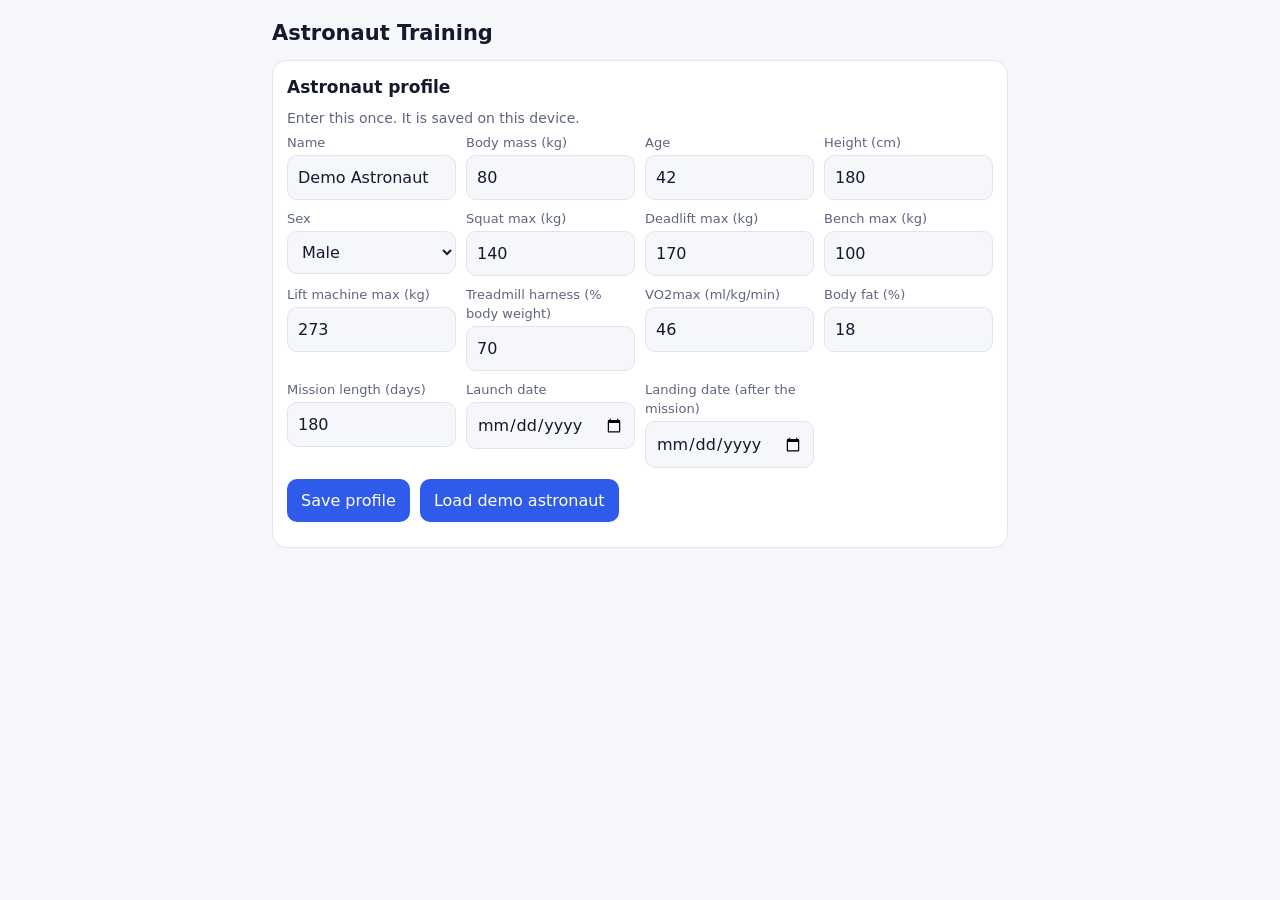
<file: docs/team-sources/astronaut-training-app.html>
<!DOCTYPE html><html lang="en"><head><meta charset="utf-8"><meta name="viewport" content="width=device-width, initial-scale=1, viewport-fit=cover"><title>Astronaut Training</title>
<style>
:root{--bg:#f5f7fb;--card:#fff;--tx:#14192b;--mu:#5d6580;--ac:#2f5bea;--bd:#dfe4f0;--ok:#16875a;--bad:#c2362b;--warn:#b26a00;color-scheme:light}
@media (prefers-color-scheme:dark){:root{--bg:#0e1220;--card:#171d31;--tx:#e8ecf8;--mu:#9aa3c0;--ac:#6f93ff;--bd:#2a3350;--ok:#4cc28f;--bad:#ff7b70;--warn:#f0b35a;color-scheme:dark}}
*{box-sizing:border-box}body{margin:0;background:var(--bg);color:var(--tx);font:16px/1.45 system-ui,-apple-system,Segoe UI,Roboto,sans-serif;padding:12px;max-width:760px;margin:auto}
h1{font-size:21px;margin:6px 0}h2{font-size:17px;margin:0 0 8px}.card{background:var(--card);border:1px solid var(--bd);border-radius:14px;padding:14px;margin:12px 0}
.grid{display:grid;grid-template-columns:repeat(auto-fit,minmax(160px,1fr));gap:10px}label{display:block;font-size:13px;color:var(--mu);margin-bottom:2px}
input,select{width:100%;padding:10px;border:1px solid var(--bd);border-radius:10px;background:var(--bg);color:var(--tx);font:inherit}
button{padding:10px 14px;border:0;border-radius:10px;background:var(--ac);color:#fff;font:inherit;cursor:pointer;margin:3px 4px 3px 0}
button.on{outline:3px solid var(--tx)} button.bad{background:var(--bad)} button.warn{background:var(--warn)} button.bad.on,button.warn.on{outline:3px solid var(--tx)}
.row{display:flex;flex-wrap:wrap;gap:6px;align-items:center;margin:8px 0}.setrow{display:flex;flex-wrap:wrap;align-items:center;gap:4px;margin:6px 0;padding:6px 0;border-top:1px solid var(--bd)}.setrow span{min-width:58px;color:var(--mu)}
.s,.note{color:var(--mu);font-size:14px}.note{margin:6px 0}details{margin:8px 0}summary{cursor:pointer;color:var(--ac);font-weight:600}.form{font-size:15px;padding:6px 0}.form b{display:block;margin-top:6px}
.panel{background:var(--bg);border-radius:12px;padding:10px;margin:8px 0}.chk{display:flex;gap:8px;align-items:center;padding:6px 0;color:var(--tx);font-size:15px}.chk input{width:auto}
.diag{border-left:4px solid var(--ac);padding:8px 10px;margin:6px 0;background:var(--bg);border-radius:8px;font-size:15px}.diag.high{border-color:var(--bad)}.diag.likely{border-color:var(--warn)}.tag{font-size:12px;color:var(--mu)}
.kpi{display:grid;grid-template-columns:repeat(auto-fit,minmax(120px,1fr));gap:8px}.kpi div{background:var(--bg);border-radius:10px;padding:10px}.kpi b{display:block;font-size:20px}
ul{padding-left:20px;margin:4px 0}
.exhead{display:flex;gap:12px;align-items:center;margin-bottom:6px}.emo{font-size:40px;line-height:1}.exname{flex:1}
.fig{width:64px;height:auto;flex:none}.fig .body{fill:var(--bd)}.fig .limb{stroke:var(--bd);stroke-width:12;stroke-linecap:round}.fig .leg{stroke-width:14}
.fig .hl ellipse,.fig .hl rect{fill:var(--ac);opacity:.9}.fig circle.body{fill:var(--bd)}
button{font-size:16px}
</style></head><body><h1>Astronaut Training</h1><div id="app"></div>
<script>
const KEY="astro_v2";
let DB; try{DB=JSON.parse(localStorage.getItem(KEY))}catch(e){}
if(!DB||!DB.a) DB={a:{},cur:""};
function save(){try{localStorage.setItem(KEY,JSON.stringify(DB))}catch(e){}}
const DEF={name:"Demo Astronaut",sex:1,m:80,age:42,h:180,bf:18,vo2:46,sq:140,dl:170,bp:100,ohp:62,row:75,cur:35,max:273,hf:70,days:180,bmd:1.0};
const C={epley:30,eff:.22,ecc:1.33,after:1.06,boneExp:4,earthRef:16589,restKcal:2,actF:1.25,
  Kbig:8,Kupper:6,baseSpin:1.2,overheadMin:13,overheadPer:1.5,ht:208,hf:.7,
  fitsRun:1.8,fitsWalk:1.1,stepsMin:170,plantarK:.2,cycleK:1.8};
const EX={
 sq:{n:"Squat",b:"sq",f:1,d:.55,ax:1,mu:{Quads:1,Glutes:1,Hamstrings:.3,Core:.4,Back:.2},
   rom:"Thighs reach parallel or lower; hip crease passes the top of the knee.",
   setup:"Bar on upper traps (ARED barbell), feet shoulder-width, toes out 15-30 degrees.",
   move:"Brace the core, sit between the hips, drive through the mid-foot back to a tall lockout.",
   watch:["Knees track over the middle toes","Chest up, no forward pitch against the harness","Do not bounce at the bottom"]},
 dl:{n:"Deadlift",b:"dl",f:1,d:.5,ax:1,mu:{Glutes:1,Hamstrings:1,Back:1,Quads:.5,Core:.4},
   rom:"Hip hinge from the floor to full hip and knee lockout.",
   setup:"Bar over mid-foot, shins close to the bar, shoulders just ahead of it.",
   move:"Push the floor away, keep the bar against shins and thighs, finish by squeezing the glutes.",
   watch:["Neutral spine throughout","Do not lean back at the top","Hips and shoulders rise together"]},
 hr:{n:"Seated heel raise (soleus focus)",b:"sq",f:.9,d:.1,ax:1,mu:{Calves:1},
   rom:"Full stretch at the bottom, full plantar-flexion at the top.",
   setup:"Ball of foot on the platform, knees bent to 90 degrees to load the soleus.",
   move:"Press up slowly for 3 s, pause 1 s, lower for 3 s.",
   watch:["Full ankle range, no bouncing","Heels stay in contact with the lever","Keep the knees still"]},
 bp:{n:"Bench press",b:"bp",f:1,d:.4,ax:0,mu:{Chest:1,Shoulders:.5,Arms:.5},
   rom:"Bar to lower chest (elbows about 90 degrees), press to full elbow lockout.",
   setup:"Shoulder blades pinched, feet flat, restraint straps on.",
   move:"Lower under control to lower chest, press to lockout.",
   watch:["Elbows 45-60 degrees from the body","Wrists stacked over elbows","No bounce off the chest"]},
 row:{n:"Bent-over row",b:"bp",f:.75,d:.4,ax:0,mu:{Back:1,Arms:.5,Shoulders:.3},
   rom:"Elbow passes the torso line; shoulder blades fully retracted.",
   setup:"Hinge to about 45 degrees, back flat, knees soft.",
   move:"Pull the bar to the lower ribs, pause 1 s, lower fully.",
   watch:["No momentum from the hips","Elbows close to the body","Shoulders stay down"]},
 ohp:{n:"Overhead press",b:"bp",f:.62,d:.5,ax:1,mu:{Shoulders:1,Arms:.5,Core:.3},
   rom:"Bar from collarbone to full overhead lockout.",
   setup:"Feet hip-width, glutes and ribs tight.",
   move:"Press straight up, head moves through at the top, lock out over mid-foot.",
   watch:["No back arch","Bar path straight","Ribs stay down"]},
 cur:{n:"Biceps curl",b:"bp",f:.35,d:.45,ax:0,mu:{Arms:1},
   rom:"Elbow from full extension to about 145 degrees flexion.",
   setup:"Elbows pinned beside the ribs.",
   move:"Curl up, lower for 4 s.",
   watch:["No swinging","Full extension at the bottom"]}
};
EX.ohp.own="ohp";EX.row.own="row";EX.cur.own="cur";
const LOWER=["sq","dl","hr"];
function segScale(k,p){ const sg=p.seg||{}; if(LOWER.includes(k)) return sg.femur?sg.femur/45:1; return sg.arm?sg.arm/30:1; }
const RUN_FORM=["Harness snug so feet stay planted; load set to your harness %","Upright, mid-foot strike, about 170 steps per minute","Arms relaxed at about 90 degrees, hands off handrails"];
const CYC_FORM=["Seat height so the knee is about 25-35 degrees at the bottom","Smooth circles at 85-95 rpm, straps snug","Relaxed shoulders and neck"];
const IVS=[{n:"4 x (4 min hard + 3 min easy)",seg:[[5,.55],...Array.from({length:4},()=>[[4,.9],[3,.6]]).flat(),[3,.5]]},
           {n:"6 x (2 min hard + 2 min easy)",seg:[[5,.55],...Array.from({length:6},()=>[[2,.92],[2,.6]]).flat(),[3,.5]]},
           {n:"8 x (30 s hard + 60 s easy)",seg:[[5,.55],...Array.from({length:8},()=>[[.5,.95],[1,.6]]).flat(),[3,.5]]}];
const REPS=[[12,.65,90],[8,.75,150],[6,.83,180]];
const BASE_MUS={Quads:[2.2,13],Hamstrings:[1.8,6],Glutes:[1.8,10],Calves:[3,6],Back:[2.2,20],Core:[1.5,8],Chest:[.8,7],Shoulders:[.8,8],Arms:[.6,10]};

function sessionsDone(){ return (DB.a[DB.cur]?.logs||[]).filter(l=>l.type==="session").length; }
function plan(p,n,adj){
  if(p.plan) return planWith(p,n,{...DEFAULT_OPT,...p.plan,pctLift:(adj&&adj.pctLift)||0,heelSets:(adj&&adj.heelSets)||0});
  const R=REPS[n%3], iv=IVS[Math.floor(n/2)%3];
  const lp=R[1]+((adj&&adj.pctLift)||0), hs=4+((adj&&adj.heelSets)||0);
  const A=[{k:"sq",s:4,rp:R[0],pc:lp,rs:R[2],tp:4},{k:"dl",s:4,rp:R[0],pc:lp,rs:R[2],tp:4},
           {k:"hr",s:hs,rp:15,pc:.57,rs:60,tp:6},
           {cardio:"tm",name:"Treadmill intervals",d:iv.n,seg:iv.seg}];
  const B=[{k:"bp",s:4,rp:8,pc:.72,rs:90,tp:4},{k:"row",s:4,rp:8,pc:.75,rs:90,tp:4},
           {k:"ohp",s:3,rp:8,pc:.72,rs:90,tp:4},{k:"cur",s:2,rp:12,pc:.65,rs:60,tp:4},
           {cardio:"tm",name:"Treadmill steady run",d:"30 min continuous at 75% VO2max",seg:[[3,.5],[27,.75]]},
           {cardio:"cy",name:"Cycle ergometer",d:"15 min easy",seg:[[3,.5],[12,.6]]}];
  return {A:calcSession(p,A),B:calcSession(p,B),iv:iv.n,rep:R};
}
function liftCalc(p,e){
  const x=EX[e.k], rm=(x.own&&p[x.own])?p[x.own]:p[x.b]*x.f, effMax=p.max*(p.machineFactor||1), ld=Math.min(effMax,Math.round(e.pc*rm/2.5)*2.5);
  const mx=C.epley*(rm/ld-1), rir=Math.max(0,Math.round(mx-e.rp));
  const dd=x.d*segScale(e.k,p), t=e.s*(e.rp*e.tp+e.rs)/60, wk=ld*9.81*dd*e.rp*e.s*C.ecc;
  const kc=(wk/C.eff/4184+2*p.m*e.s*e.rs/3600)*C.after;
  const bone=x.ax? e.s*e.rp*Math.pow(ld/p.m,C.boneExp):0;
  const mu={}; for(const g in x.mu) mu[g]=x.mu[g]*e.s;
  return {type:"lift",k:e.k,name:x.n,s:e.s,rp:e.rp,pc:e.pc,rs:e.rs,tp:e.tp,rm,ld,rir,t,wk,kc,bone,mu,x};
}
function cardioCalc(p,e){
  const hmax=C.ht-C.hf*p.age; let kc=0,t=0,bone=0,hi=0; const rows=[];
  const harnessFr=p.hf/100;
  for(const [m,pc] of e.seg){
    const vo=pc*p.vo2, k=vo*p.m*m*5/1000, hr=Math.round(hmax*(.64*pc+.37));
    kc+=k; t+=m; if(pc>=.85) hi+=m;
    if(e.cardio==="tm"){
      const sp=(vo-3.5)/(C.plantarK*(.4+.6*harnessFr))*.06, fr=(pc>=.55?C.fitsRun:C.fitsWalk)*harnessFr;
      const b=170*m*Math.pow(fr,4); bone+=b;
      rows.push({m,pc,vo,txt:sp.toFixed(1)+" km/h",hr,k,b});
    } else {
      const w=(vo-7)*p.m/C.cycleK/6.12; rows.push({m,pc,vo,txt:Math.round(w)+" W",hr,k,b:0});
    }
  }
  return {type:"cardio",cardio:e.cardio,name:e.name,d:e.d,t,kc,bone,hi,rows,mu:{}, s:0, rs:0};
}
function calcSession(p,list){
  const items=list.map(e=>e.cardio?cardioCalc(p,e):liftCalc(p,e));
  const ov=C.overheadMin+C.overheadPer*items.length;
  return {items,ov,t:items.reduce((a,i)=>a+i.t,0)+ov,
    kc:items.reduce((a,i)=>a+i.kc,0),bone:items.reduce((a,i)=>a+i.bone,0),
    hi:items.reduce((a,i)=>a+(i.hi||0),0), cm:items.filter(i=>i.type==="cardio").reduce((a,i)=>a+i.t,0)};
}
const EARTH=8000*Math.pow(1.2,4);
function forecastModel(p,A,B,days,rf){
  rf=rf||(p.plan&&p.plan.rf)||3;
  const mo=days/30.4, gl={}; for(const g in BASE_MUS) gl[g]=0;
  for(const s of [A,B]) for(const i of s.items){
    for(const g in i.mu) gl[g]+=rf*i.mu[g];
    if(i.type==="cardio"&&i.cardio==="tm") for(const g of ["Calves","Quads","Glutes","Hamstrings"]) gl[g]+=rf*({Calves:1,Quads:.5,Glutes:.5,Hamstrings:.5})[g]*i.t/10;
  }
  const muscles=[];
  for(const g in BASE_MUS){
    const [b,sh]=BASE_MUS[g], S=gl[g], K=["Chest","Shoulders","Arms"].includes(g)?C.Kupper:C.Kbig;
    const d=-b+(b+C.baseSpin)*S/(S+K); const smm=p.lean?p.lean*.5:p.m*(1-p.bf/100)*.5;
    muscles.push({g,S,b,d,kg:smm*sh/100*d/100,sh,K});
  }
  const sbn=(s,f)=>s.items.filter(f).reduce((a,i)=>a+i.bone,0);
  const run=rf*(sbn(A,i=>i.type==="cardio")+sbn(B,i=>i.type==="cardio"))/7;
  const lift=rf*(sbn(A,i=>i.type==="lift")+sbn(B,i=>i.type==="lift"))/7;
  const heel=rf*sbn(A,i=>i.k==="hr")/7;
  const up=rf*[A,B].reduce((t,s)=>t+s.items.filter(i=>["bp","row","ohp","cur"].includes(i.k)).reduce((a,i)=>a+i.s*i.rp*Math.pow(i.ld/p.m,2),0),0);
  const sites=[["Femoral neck / hip",1.5,(run+lift)/C.earthRef,.4],["Lumbar spine",1.0,(lift+.4*run)/C.earthRef,.4],
               ["Tibia / heel",1.2,(run+rf*heel)/C.earthRef,.4],["Radius / arm",.3,up/250,.5]]
    .map(([n,b,r,k])=>({n,b,r,k,monthly:b/(1+Math.pow(r/k,2))}));
  const hi=rf*A.hi, cw=rf*(A.cm+B.cm), dv=-1.2+.9*Math.min(1,hi/30)+.5*Math.min(1,cw/150);
  const kcalDay=rf*(A.kc+B.kc)/7;
  return {mo,muscles,sites,dv,kcalDay,hi,cw,run,lift,heel,up};
}
function nutritionModel(p,A,B){
  const rmr=10*p.m+6.25*p.h-5*p.age+(p.sex==1?5:-161), b0=rmr*C.actF;
  const rows=[["Session A",A.kc,1.6,5],["Session B",B.kc,1.6,4.5],["Rest day",0,1.4,3.5]].map(([n,ex,pr,cb])=>{
    const k=b0+ex, pg=pr*p.m, cg=cb*p.m, fg=(k-4*pg-4*cg)/9;
    return {n,kcal:k,protein:pg,carbs:cg,fat:fg,water:(35*p.m+650*(n==="Rest day"?0:(n==="Session A"?A.t:B.t)/60))/1000};
  });
  return {rmr,rows};
}
function diagnose(e,ctx){
  const out=[], r=e.reasons||[];
  if(e.status==="fail"){
    if(r.includes("Joint or muscle pain")) out.push(["Stop this exercise today. Pain is a safety signal: report it to your flight surgeon and use the cycle instead.","high"]);
    if(r.includes("Harness or bungee slipped")) out.push(["Re-check harness fit and C-clips before the next set. If it keeps slipping, ask the ground team to inspect the device.","high"]);
    if(ctx.sleep!=null&&ctx.sleep<6.5) out.push([`Sleep was ${ctx.sleep} h (under 6.5 h). Your rule: cut this session's sets by 30%.`,"likely"]);
    if(ctx.food!=null&&ctx.food<80) out.push([`Intake was about ${ctx.food}% of target. Eat a carb snack 1-2 h before lifting and log meals.`,"likely"]);
    if(ctx.sore!=null&&ctx.sore>=7) out.push([`Soreness was ${ctx.sore}/10. Use lighter loads or a 30 min easy cycle.`,"likely"]);
    if(r.includes("Not enough rest")) out.push(["Hold the full rest shown on the card before the next set.","likely"]);
    if(r.includes("Form broke down")) out.push(["Lower the load by 5%, slow the tempo, and keep the back neutral.","likely"]);
    if(r.includes("Tired / low motivation")) out.push(["Fatigue: check sleep and food first; an easier session is fine.","possible"]);
    if(r.includes("Load too heavy")) out.push(["Reduce the load by 5% and rebuild over the next two sessions.","likely"]);
    if(ctx.repeat>=2) out.push([`This exercise has failed ${ctx.repeat} times in 14 days. Reduce the load by 5-10% until it is clean twice.`,"likely"]);
    if(r.includes("Other")||out.length===0) out.push(["No single cause in the logs. Reduce the load by 2.5-5% and recheck next session.","possible"]);
  } else if(e.status==="nofeel"){
    if(r.includes("Harness too loose")) out.push(["Tighten the harness. If you float, the working muscles cannot take the full load.","high"]);
    if(r.includes("Range of motion too short")) out.push(["Use the full range shown on the form card; the stretch and the lockout are where the load works.","likely"]);
    if(r.includes("Tempo too fast")) out.push(["Use the tempo on the card (slow lowering). Most of the load works on the lowering phase.","likely"]);
    if(r.includes("Load too light")) out.push(["If you had 4 or more reps in reserve, add 2.5-5% next session.","likely"]);
    if(r.includes("Wrong muscle working")) out.push(["Re-read the watch-points on the form card and set up again before the next set.","likely"]);
    if(r.includes("Equipment felt wrong")) out.push(["Report the equipment to the ground team before the next session.","high"]);
    if(out.length===0) out.push(["Try one step heavier next time and concentrate on the first cue on the form card.","possible"]);
  }
  return out;
}
const FAIL_REASONS=["Load too heavy","Not enough rest","Poor sleep","Under-fuelled / dehydrated","Joint or muscle pain","Harness or bungee slipped","Form broke down","Tired / low motivation","Other"];
const NOFEEL_REASONS=["Harness too loose","Range of motion too short","Tempo too fast","Load too light","Wrong muscle working","Equipment felt wrong","Other"];

// ---------- v2: adaptive loading, targets, demo, checks ----------
const STD={femNeck:90,hipSpine:95};   // NASA-STD-3001 retained BMD (%)
function measurements(){ return (DB.a[DB.cur]&&DB.a[DB.cur].meas)||[]; }
// Fluid shift: leg volume falls about 12% (2 L) within hours of launch, and body mass falls with
// plasma volume in the first weeks (Moore 1987; Thornton 1975; Frontiers 2017).
// Readings in these windows are monitored closely (early tissue change is real), but mass changes
// in the window are mostly fluid, so they are not used to change the energy target.
const FLUID_DAYS=14;
function dayOf(s){ return Date.parse(s)/864e5; }
function inFluid(date,p){
  p=p||(DB.a[DB.cur]&&DB.a[DB.cur].p)||{};
  const d=dayOf(date);
  if(p.launch && d>=dayOf(p.launch) && d-dayOf(p.launch)<FLUID_DAYS) return true;
  if(p.landing && d>=dayOf(p.landing) && d-dayOf(p.landing)<FLUID_DAYS) return true;
  return false;
}
function dxaPair(p){
  // ISS practice: one DXA before launch (about 90 days) and one 7 to 14 days after landing.
  const m=measurements().filter(x=>x.fn!=null);
  const pre=m.find(x=>p.launch && dayOf(x.date)<dayOf(p.launch));
  const post=m.filter(x=>p.landing && dayOf(x.date)>=dayOf(p.landing)).pop();
  return {pre,post};
}
function calibration(p){
  const {pre,post}=dxaPair(p);
  const out={k:1,n:(pre?1:0)+(post?1:0),measured:null,pred:null,days:0};
  if(!pre||!post) return out;
  const days=dayOf(post.date)-dayOf(pre.date);
  const pl=plan(p,sessionsDone()), fc=forecastModel(p,pl.A,pl.B,p.days);
  const pred=-fc.sites[0].monthly*days/30.4, meas=100*(post.fn-pre.fn)/pre.fn;
  out.days=days; out.measured=meas; out.pred=pred;
  if(pred<-0.05) out.k=Math.min(2,Math.max(.5,meas/pred));
  return out;
}
function adjustments(p){
  const cal=calibration(p), m=measurements(), out={pctLift:0,heelSets:0,notes:[],cal};
  const pl=plan(p,sessionsDone()), fc=forecastModel(p,pl.A,pl.B,p.days);
  const projFN=fc.sites[0].monthly*fc.mo*cal.k, limit=100-STD.femNeck;
  out.projFN=projFN; out.k=cal.k;
  if(projFN>0.7*limit){ out.pctLift=0.025; out.notes.push(`Projected femoral neck loss ${projFN.toFixed(1)}% is above 70% of the ${limit}% limit. Squat and deadlift loads are raised 2.5% this block.`); }
  else out.notes.push(`Projected femoral neck loss ${projFN.toFixed(1)}% is within the ${limit}% limit. No load change.`);
  const h=m.filter(x=>x.heel!=null);
  if(h.length>=2&&h[h.length-1].heel<0.9*h[0].heel){ out.heelSets=1; out.notes.push("Heel-raise reps have fallen more than 10% since the first test. One extra heel-raise set is added. Readings from the first 14 days are included: early change is real."); }
  if(!p.launch) out.notes.push("Enter the launch date. Readings in the first 14 days after launch and landing are excluded because they measure fluid, not tissue.");
  if(cal.n<2) out.notes.push("Calibration needs the pre-flight DXA and the post-flight DXA (7 to 14 days after landing). Until then the model uses its predictions only.");
  else if(cal.measured!=null) out.notes.push(`Measured femoral neck change ${cal.measured.toFixed(1)}% against a predicted ${cal.pred.toFixed(1)}% over the mission (calibration ${cal.k.toFixed(2)}).`);
  return out;
}
function selfTest(p){
  const rows=[]; const add=(n,ok,d)=>rows.push([n,ok,d]);
  let worst=0, minT=1e9, maxT=0, minE=1e9, maxBone=0, maxMu=0;
  for(let n=0;n<6;n++){ const pl=plan(p,n);
    for(const S of [pl.A,pl.B]){ minT=Math.min(minT,S.t); maxT=Math.max(maxT,S.t);
      for(const i of S.items){ if(i.type==="lift"){ worst=Math.max(worst,i.ld-p.max); minE=Math.min(minE,i.kc);} else minE=Math.min(minE,i.kc); } } }
  add("Working loads within machine limit", worst<=0, worst<=0?"all loads at or below "+p.max+" kg":"a load is "+worst.toFixed(1)+" kg over the limit");
  add("Session time within 2 h daily limit", maxT<=120, `session time ${minT.toFixed(0)} to ${maxT.toFixed(0)} min`);
  add("Energy per exercise positive", minE>0, `lowest ${minE.toFixed(1)} kcal`);
  const pl=plan(p,0), fc=forecastModel(p,pl.A,pl.B,p.days);
  fc.sites.forEach(s=>{ maxBone=Math.max(maxBone,s.monthly); });
  add("Bone loss rates between 0 and 3% per month", maxBone<=3, `highest ${maxBone.toFixed(2)}% per month`);
  fc.muscles.forEach(m=>{ maxMu=Math.max(maxMu,Math.abs(m.d)); });
  add("Muscle change within plus or minus 5% per month", maxMu<=5, `largest ${maxMu.toFixed(2)}% per month`);
  const nu=nutritionModel(p,pl.A,pl.B), minProt=Math.min(...nu.rows.map(r=>r.protein))/p.m;
  add("Protein at least 1.2 g per kg on every day type", minProt>=1.2, `lowest ${minProt.toFixed(2)} g/kg`);
  const hr=pl.A.items.find(i=>i.k==="hr");
  add("Heel-raise tempo at least 3 s per rep", !!hr && hr.tp>=3, hr?`${hr.tp} s per rep`:"no heel raise in session A");
  const pass=rows.filter(r=>r[1]).length;
  return {rows,pass,total:rows.length};
}
function loadDemo(){
  const name="Demo Astronaut", p={...DEF,name,launch:null,landing:null}, logs=[];
  const day=k=>new Date(Date.now()-k*864e5).toISOString().slice(0,10);
  for(let i=0;i<6;i++){
    const d=day(12-2*i), sess=i%2?"B":"A", pl=plan(p,i), S=sess==="A"?pl.A:pl.B;
    logs.push({type:"check",n:i,date:d,sleep:i===2?5.5:7.5,food:i===3?75:95,sore:i===2?7:2,weight:+(80-0.1*i-(i<3?0.6:0)).toFixed(1),time:"Morning",hr:[58,59,58,66,67,60][i],dizzy:[0,0,1,2,1,0][i]});
    S.items.filter(x=>x.type==="lift").forEach(x=>{
      for(let s=1;s<=x.s;s++){
        let status="ok", reasons=[], diag=[];
        if(i===2&&x.k==="sq"&&s===4){ status="fail"; reasons=["Poor sleep"]; diag=[["Sleep was 5.5 h (under 6.5 h). Your rule: cut this session's sets by 30%.","likely"]]; }
        if(i===4&&x.k==="hr"&&s===2){ status="nofeel"; reasons=["Range of motion too short"]; diag=[["Use the full range shown on the form card.","likely"]]; }
        logs.push({type:"set",date:d,sess,ex:x.k,set:s,status,reasons,diag,time:"Morning",n:i});
      }
    });
    logs.push({type:"cardio",date:d,sess,ex:"tm",n:i});
    logs.push({type:"session",date:d,sess,kcal:Math.round(S.kc),min:Math.round(S.t),bone:Math.round(S.bone),n:i+1});
  }
  p.screening={answers:Object.fromEntries(SCREEN_Q.map(([id])=>[id,"No"])),signedBy:"Demo sign-off (not a real clearance)",date:day(30)};
  p.timeAvail=120; p.machineFactor=1; p.hrRest=58; p.heelBase=28;
  p.launch=day(13); // demo: launch 13 days ago, so all six sessions sit in the first 14 days (early watch shows)
  DB.a[name]={p,logs,meas:[{date:day(35),fn:0.862,ls:1.067,calf:36.0,heel:28},{date:day(1),fn:0.848,ls:1.052,calf:35.6,heel:25}]};
  DB.cur=name; save(); return name;
}

// ---------- v4: intake, screening gate ----------
const SCREEN_Q=[
 ["heart","Has a doctor ever said you have a heart condition or high blood pressure?"],
 ["chest","Do you have chest pain or pressure during activity or at rest?"],
 ["faint","Have you fainted or nearly fainted, especially on standing?"],
 ["breath","Do you get short of breath at rest or with mild effort?"],
 ["metab","Do you have diabetes, thyroid disease or another metabolic condition?"],
 ["bone","Have you had a fracture in the last 12 months, or been told you have low bone density or osteoporosis?"],
 ["joint","Do you have a joint, back, hip, knee or ankle problem that limits movement?"],
 ["meds","Do you take medicines for blood pressure, the heart, blood thinning, diabetes or bone?"],
 ["surg","Have you had surgery in the last 6 months?"],
 ["preg","Are you pregnant, or could you be?"],
 ["ill","Have you had a fever or a significant illness in the last 7 days?"],
 ["other","Is there any other condition a physician should review before exercise?"]];
function screenStatus(p){
  const sc=p.screening||{}, a=sc.answers||{};
  const answered=SCREEN_Q.every(([id])=>a[id]==="No"||a[id]==="Yes");
  if(!answered) return {code:"incomplete",text:"Screening questions not all answered."};
  if(SCREEN_Q.some(([id])=>a[id]==="Yes")) return {code:"referred",text:"A question was answered Yes. No prescription until a clinician has reviewed the case."};
  if(!sc.signedBy) return {code:"awaiting",text:"All answers are No. Awaiting clinician sign-off before any prescription."};
  return {code:"cleared",text:`Cleared by ${sc.signedBy} on ${sc.date||"unknown date"}.`};
}
function cleared(p){ return screenStatus(p).code==="cleared"; }
const REQUIRED=[["m","Body mass (kg)"],["age","Age"],["h","Height (cm)"],["sex","Sex"],["bf","Body fat (%)"],["vo2","VO2max (ml/kg/min)"],
  ["sq","Squat 1RM (kg)"],["dl","Deadlift 1RM (kg)"],["bp","Bench 1RM (kg)"],["ohp","Overhead press 1RM (kg)"],["row","Row 1RM (kg)"],["cur","Curl 1RM (kg)"],
  ["max","Lift machine maximum (kg)"],["hf","Treadmill harness (% body weight)"],["days","Mission length (days)"]];
function missingIntake(p){ return REQUIRED.filter(([k])=>p[k]==null||p[k]===""||isNaN(p[k])).map(([k,l])=>l); }

// ---------- v5: shortest effective plan ----------
const DEFAULT_OPT={sets:4,heel:4,steady:30,cyc:15,rf:3,pctLift:0,heelSets:0};
function planWith(p,n,o){
  const R=REPS[n%3], iv=o.ivSeg?{n:o.ivName||"Easy intervals",seg:o.ivSeg}:IVS[Math.floor(n/2)%3], lp=R[1]+(o.pctLift||0), sets=o.sets, hs=o.heel+(o.heelSets||0);
  const A=[{k:"sq",s:sets,rp:R[0],pc:lp,rs:R[2],tp:4},{k:"dl",s:sets,rp:R[0],pc:lp,rs:R[2],tp:4},
           {k:"hr",s:hs,rp:15,pc:.57,rs:60,tp:6},{cardio:"tm",name:"Treadmill intervals",d:iv.n,seg:iv.seg}];
  const B=[{k:"bp",s:sets,rp:8,pc:.72,rs:90,tp:4},{k:"row",s:sets,rp:8,pc:.75,rs:90,tp:4},
           {k:"ohp",s:Math.max(2,sets-1),rp:8,pc:.72,rs:90,tp:4},{k:"cur",s:2,rp:12,pc:.65,rs:60,tp:4},
           {cardio:"tm",name:"Treadmill steady run",d:o.steady+" min continuous at 75% VO2max",seg:[[3,.5],[o.steady-3,.75]]}];
  if(o.cyc>0) B.push({cardio:"cy",name:"Cycle ergometer",d:o.cyc+" min easy",seg:[[3,.5],[o.cyc-3,.6]]});
  return {A:calcSession(p,A),B:calcSession(p,B),iv:iv.n,rep:R};
}
function planTargets(p){
  const t=p.targets||{}, a=p.about||{};
  return {femNeck:t.femNeck??10, lumbar:t.lumbar??5, muMin:t.muMin??-0.5, vo2Min:t.vo2Min??0, // defaults are the NASA-STD-3001 limits
          timeAvail:p.timeAvail||a.minPerDay||120, daysPerWeek:a.daysPerWeek||6};
}
function evaluateOpt(p,o){
  const pl=planWith(p,0,o), fc=forecastModel(p,pl.A,pl.B,p.days,o.rf);
  return {o,pl,fc,fn:fc.sites[0].monthly*fc.mo, ls:fc.sites[1].monthly*fc.mo,
          minMu:Math.min(...fc.muscles.map(m=>m.d)), vo2:fc.dv, weekMin:o.rf*(pl.A.t+pl.B.t), sessMax:Math.max(pl.A.t,pl.B.t)};
}
function optimizePlan(p){
  const T=planTargets(p), grid=[];
  const rfs=[2,3].filter(r=>2*r<=T.daysPerWeek);
  for(const sets of [2,3,4]) for(const heel of [3,4]) for(const steady of [20,25,30]) for(const cyc of [0,10,15]) for(const rf of rfs){
    const e=evaluateOpt(p,{...DEFAULT_OPT,sets,heel,steady,cyc,rf});
    e.ok=e.fn<=T.femNeck && e.ls<=T.lumbar && e.minMu>=T.muMin && e.vo2>=T.vo2Min && e.sessMax<=T.timeAvail;
    grid.push(e);
  }
  const feas=grid.filter(e=>e.ok).sort((a,b)=>a.weekMin-b.weekMin||b.minMu-a.minMu);
  return {best:feas[0]||null, feasible:feas.length, total:grid.length, T, rfs};
}

// ---------- ASTRAL daily questionnaire -> workout rules ----------
const QFORMS={
 sleep:{title:"Morning: sleep and recovery",when:"On waking",f:[
   ["hours","Hours you think you slept","num"],["rested","How rested do you feel? (1 to 5)","1-5"],
   ["quality","Sleep quality (1 very poor to 5 excellent)","1-5"],["awakenings","Woke during the night","0|1|2-3|4+"],
   ["fatigueAM","How tired do you feel right now? (1 to 5)","1-5"],["alert","Mentally alert? (1 to 5)","1-5"],
   ["recovered","Do you feel recovered from your last session?","Yes|Partially|No"]]},
 meal:{title:"After a main meal",when:"30 to 45 seconds",f:[
   ["hunger","How hungry before eating? (1 to 5)","1-5"],["eaten","How much did you eat?","0|25|50|75|100"],
   ["fullness","How full after eating? (1 to 5)","1-5"],["satisfied","Satisfied with the meal? (1 to 5)","1-5"],
   ["nausea","Nausea or stomach discomfort","No|Mild|Moderate|Severe"],["fluids","Drank enough fluid with the meal?","Yes|Somewhat|No"]]},
 hydration:{title:"Hydration (morning, afternoon, evening)",when:"Three times a day",f:[
   ["thirst","How thirsty do you feel? (1 to 5)","1-5"],["water","Water drunk today","num"],
   ["dizzy","Headache or dizziness","No|Mild|Moderate|Severe"],["energy","Energy level (1 to 5)","1-5"]]},
 exercise:{title:"After each exercise session",when:"Straight after the session",f:[
   ["completed","Did you complete the planned exercise?","Yes|Partially|No"],["minutes","Minutes exercised","num"],
   ["effort","Effort (1 easy to 10 maximal)","1-10"],["tired","How tired afterwards? (1 to 5)","1-5"],
   ["soreness","Muscle soreness","No|Mild|Moderate|Severe"],["symptoms","Unusual symptoms during exercise","No|Yes"]]},
 wellbeing:{title:"Evening: wellbeing",when:"30 seconds",f:[
   ["mood","Mood today (1 to 5)","1-5"],["stress","Stress (1 to 5)","1-5"],["focus","Focus today (1 to 5)","1-5"],
   ["discomfort","Unusual physical discomfort","No|Yes"],["readiness","Ready for tomorrow? (1 to 5)","1-5"]]}
};
function qField(cat,id,label,kind){
  const nm=`q_${cat}_${id}`;
  if(kind==="num") return `<div><label>${esc(label)}</label><input id="${nm}" type="number" step="any"></div>`;
  if(kind==="1-5") return `<div><label>${esc(label)}</label><select id="${nm}">${[1,2,3,4,5].map(v=>`<option>${v}</option>`).join("")}</select></div>`;
  if(kind==="1-10") return `<div><label>${esc(label)}</label><select id="${nm}">${[1,2,3,4,5,6,7,8,9,10].map(v=>`<option>${v}</option>`).join("")}</select></div>`;
  const opts=kind.split("|");
  return `<div><label>${esc(label)}</label><select id="${nm}">${opts.map(o=>`<option>${esc(o)}</option>`).join("")}</select></div>`;
}
function qCard(cat){
  const f=QFORMS[cat];
  return `<div class="card"><h2>${esc(f.title)}</h2><div class="note">${esc(f.when)}. Decision support only: this is not a diagnosis.</div>
   <div class="grid">${f.f.map(([id,l,k])=>qField(cat,id,l,k)).join("")}</div>
   <div class="row"><button onclick="saveQ('${cat}')">Save</button></div></div>`;
}
function saveQ(cat){
  const f=QFORMS[cat], r={};
  f.f.forEach(([id,l,k])=>{
    const raw=$(`q_${cat}_${id}`).value;
    if(k==="num") r[id]=raw===""?null:+raw;
    else if(k==="1-5"||k==="1-10") r[id]=+raw;
    else if(/^\d+$/.test(raw)) r[id]=+raw;
    else r[id]=raw;
  });
  push({type:"q",cat,date:TODAY(),ts:new Date().toISOString(),n:sessionsDone(),responses:r});
  render();
}
function qLatest(cat){ return logs().filter(l=>l.type==="q"&&l.cat===cat).pop()||null; }
function qLast(cat,k){ return logs().filter(l=>l.type==="q"&&l.cat===cat).slice(-k); }
// Rules, applied in this fixed order. Each can only reduce load or intensity; none increases it.
const QRULES=[
 ["R1 safety","Symptom, discomfort or moderate-to-severe dizziness reported: no lifting today. 30 min easy cycle. Flag to flight surgeon."],
 ["R2 sleep","Sleep under 6.5 h, or rested 2 or less out of 5: sets x 0.7."],
 ["R3 recovery","Last session not recovered (No): sets x 0.7. Partially: one fewer set."],
 ["R4 soreness","Severe soreness after last session: sets x 0.7 and no hard intervals. Moderate: one fewer set."],
 ["R5 nutrition","Two or more of the last three meals eaten at 50% or less: no hard intervals. Flag for nutrition review."],
 ["R6 hydration","Water under 1500 ml today, or dizziness at Mild or above: no hard intervals."],
 ["R7 effort","Last session effort 9 or 10 out of 10: no hard intervals."],
 ["R8 readiness","Readiness 2 or less out of 5 or stress 5 out of 5: one fewer set."],
 ["Floor","Sets never fall below 2. Load is never raised by the questionnaire."]];
function qAdjust(p,base){
  const S=qLatest("sleep")||{}, Sr=S.responses||{}, sl=Sr.hours!=null?Sr.hours:((todayCheck()||{}).sleep), rested=Sr.rested;
  const LE=qLatest("exercise"), Er=(LE&&LE.responses)||{}, W=qLatest("wellbeing"), Wr=(W&&W.responses)||{};
  const M=qLast("meal",3), H=qLatest("hydration"), Hr=(H&&H.responses)||{};
  const out={stop:false,setsF:1,setsD:0,hardIv:true,steps:[],flags:[]};
  const hit=(id,txt)=>out.steps.push({id,txt});
  // R1
  if(Er.symptoms==="Yes"||Wr.discomfort==="Yes"||["Moderate","Severe"].includes(Hr.dizzy)){ out.stop=true; hit("R1","Symptom, discomfort or dizziness reported: no lifting today."); out.flags.push("Report to the flight surgeon before the next session."); }
  // R2
  if((sl!=null&&sl<6.5)||(rested!=null&&rested<=2)){ out.setsF*=0.7; hit("R2",`Sleep ${sl??"?"} h, rested ${rested??"?"}/5: sets reduced 30%.`); }
  // R3
  if(Sr.recovered==="No"){ out.setsF*=0.7; hit("R3","Last session not recovered: sets reduced 30%."); }
  else if(Sr.recovered==="Partially"){ out.setsD+=1; hit("R3","Partly recovered from last session: one fewer set."); }
  // R4
  if(Er.soreness==="Severe"){ out.setsF*=0.7; out.hardIv=false; hit("R4","Severe soreness: sets reduced 30%, no hard intervals."); }
  else if(Er.soreness==="Moderate"){ out.setsD+=1; hit("R4","Moderate soreness: one fewer set."); }
  // R5
  if(M.length===3 && M.filter(m=>m.responses.eaten<=50).length>=2){ out.hardIv=false; hit("R5","Low intake at 2 of the last 3 meals: no hard intervals."); out.flags.push("Nutrition review: repeated low food intake."); }
  // R6
  if((Hr.water!=null&&Hr.water<1500)||["Mild","Moderate","Severe"].includes(Hr.dizzy)){ out.hardIv=false; hit("R6","Low fluid or dizziness: no hard intervals."); }
  // R7
  if(Er.effort>=9 && Sr.recovered!=="Yes"){ out.hardIv=false; hit("R7","Last session effort 9 or more and not fully recovered: no hard intervals."); }
  // R8
  if((Wr.readiness!=null&&Wr.readiness<=2)||Wr.stress===5){ out.setsD+=1; hit("R8","Low readiness or high stress: one fewer set."); }
  out.sets=Math.max(2,Math.ceil(base*out.setsF)-out.setsD);
  return out;
}
const EASY_IV=[[5,.55],[20,.6],[3,.5]];
function todaysSession(p,n,sess){
  const adj=adjustments(p), base0=p.plan?p.plan.sets:4, q=qAdjust(p,base0);
  if(q.stop){
    const S=calcSession(p,[{cardio:"cy",name:"Easy cycle (no lifting today)",d:"30 min easy",seg:[[3,.5],[27,.55]]}]);
    return {S,q,adj};
  }
  const base=p.plan?{...DEFAULT_OPT,...p.plan}:{...DEFAULT_OPT};
  const o={...base,pctLift:adj.pctLift,heelSets:adj.heelSets,sets:q.sets, ivSeg:q.hardIv?null:EASY_IV, ivName:q.hardIv?null:"Easy intervals (questionnaire)"};
  if(!q.hardIv) o.steady=Math.min(o.steady,25);
  const pl=planWith(p,n,o);
  return {S:pl[sess==="A"?"A":"B"],q,adj};
}
function patternCard(p){
  const days=qLast("exercise",14), meals=qLast("meal",40), sleeps=qLast("sleep",14);
  const hits=[];
  // low intake the day after a hard session, with morning fatigue
  days.forEach(e=>{ if(e.responses.effort>=8){ const d=e.date; const nm=meals.filter(m=>m.date>d&&m.responses.eaten<=50); const nf=sleeps.filter(s=>s.date>d&&s.responses.fatigueAM>=4);
     if(nm.length&&nf.length) hits.push(`Effort ${e.responses.effort}/10 on ${e.date}, then low intake and morning tiredness the next day.`); } });
  const shortNights=sleeps.filter(s=>s.responses.hours<6.5).length, lowMeals=meals.filter(m=>m.responses.eaten<=50).length;
  return `<div class="card"><h2>Patterns (last 14 days)</h2>
   <div class="note">Patterns are noticed from your own answers. They suggest things to review; they do not prove a cause.</div>
   <ul><li>Nights under 6.5 h: ${shortNights}. Meals eaten at 50% or less: ${lowMeals}.</li>${hits.length?hits.map(h=>`<li>${esc(h)}</li>`).join(""):"<li>No hard-session-to-low-intake pattern found yet.</li>"}</ul></div>`;
}
function ruleCard(q){
  const fired=q.steps.map(s=>s.id);
  return `<div class="card"><h2>Why today's workout changed</h2>
   ${q.steps.length?`<ol>${q.steps.map(s=>`<li><b>${esc(s.id)}</b> ${esc(s.txt)}</li>`).join("")}</ol>`:`<div class="note">No questionnaire rule applied today. Standard plan.</div>`}
   ${q.flags.length?`<div class="diag high">${q.flags.map(esc).join("<br>")}</div>`:""}
   <details><summary>All rules, in order</summary><ol>${QRULES.map(([id,t])=>`<li><b>${esc(id)}</b> ${esc(t)}${fired.includes(id.split(" ")[0])?" (applied today)":""}</li>`).join("")}</ol></details></div>`;
}

const $=id=>document.getElementById(id);
const TODAY=()=>new Date().toISOString().slice(0,10);
const esc=s=>String(s).replace(/[&<>"]/g,c=>({"&":"&amp;","<":"&lt;",">":"&gt;",'"':"&quot;"}[c]));
let PEND={}; // pending set states this session: key -> {i: {status, panel}}
let CHECK_OPEN=false;

const EMO={sq:"🦵",dl:"🏋️",hr:"🦶",bp:"💪",row:"🚣",ohp:"🙌",cur:"💪"};
const HL={sq:["Quads","Glutes"],dl:["Hamstrings","Back","Glutes"],hr:["Calves"],bp:["Chest","Arms","Shoulders"],row:["Back","Arms"],ohp:["Shoulders","Arms"],cur:["Arms"]};
const SHAPES={Chest:'<ellipse cx="50" cy="58" rx="12" ry="8"/>',Shoulders:'<ellipse cx="35" cy="44" rx="6" ry="6"/><ellipse cx="65" cy="44" rx="6" ry="6"/>',
 Arms:'<ellipse cx="22" cy="80" rx="5" ry="13"/><ellipse cx="78" cy="80" rx="5" ry="13"/>',Core:'<rect x="40" y="68" width="20" height="28" rx="6"/>',
 Back:'<rect x="36" y="40" width="28" height="26" rx="8"/>',Quads:'<ellipse cx="42" cy="138" rx="7" ry="18"/><ellipse cx="58" cy="138" rx="7" ry="18"/>',
 Hamstrings:'<ellipse cx="42" cy="160" rx="6" ry="9"/><ellipse cx="58" cy="160" rx="6" ry="9"/>',Glutes:'<ellipse cx="50" cy="106" rx="14" ry="6"/>',
 Calves:'<ellipse cx="41" cy="176" rx="6" ry="12"/><ellipse cx="59" cy="176" rx="6" ry="12"/>'};
function figure(hl){
  const hi=(hl||[]).map(m=>`<g class="hl">${SHAPES[m]||""}</g>`).join("");
  return `<svg class="fig" viewBox="0 0 100 200" aria-label="Muscles worked: ${(hl||[]).join(", ")}">
   <circle cx="50" cy="18" r="12" class="body"/><path d="M36 36 Q50 30 64 36 L70 100 Q50 108 30 100 Z" class="body"/>
   <line x1="34" y1="40" x2="20" y2="112" class="limb"/><line x1="66" y1="40" x2="80" y2="112" class="limb"/>
   <line x1="42" y1="100" x2="40" y2="186" class="limb leg"/><line x1="58" y1="100" x2="60" y2="186" class="limb leg"/>
   ${hi}</svg>`;
}
function prof(){return DB.a[DB.cur]?DB.a[DB.cur].p:null}
function logs(){return DB.a[DB.cur]?DB.a[DB.cur].logs:[]}
function push(e){ if(!DB.a[DB.cur]) return; DB.a[DB.cur].logs.push(e); save(); }
function todayCheck(){ const n=sessionsDone(); return logs().filter(l=>l.type==="check"&&l.n===n).pop()||null; }
let CHECK_EDIT=false;
function recentCheck(){ return logs().filter(l=>l.type==="check").pop()||null; }
function repeatFails(k){ const cut=Date.now()-14*864e5; return logs().filter(l=>l.type==="set"&&l.ex===k&&l.status==="fail"&&Date.parse(l.date)>=cut).length; }

function renderProfile(){
  const p=prof()||DEF, names=Object.keys(DB.a);
  return `<div class="card"><h2>Astronaut profile</h2>
  <div class="note">Enter this once. It is saved on this device.</div>
  ${names.length?`<div class="row"><label>Switch astronaut</label><select id="pick" onchange="pickProfile(this.value)">${names.map(n=>`<option ${n===DB.cur?"selected":""}>${esc(n)}</option>`).join("")}</select></div>`:""}
  <div class="grid">
   <div><label>Name</label><input id="f_name" value="${esc(p.name)}"></div>
   <div><label>Body mass (kg)</label><input id="f_m" type="number" value="${p.m}"></div>
   <div><label>Age</label><input id="f_age" type="number" value="${p.age}"></div>
   <div><label>Height (cm)</label><input id="f_h" type="number" value="${p.h}"></div>
   <div><label>Sex</label><select id="f_sex"><option value="1" ${p.sex==1?"selected":""}>Male</option><option value="2" ${p.sex==2?"selected":""}>Female</option></select></div>
   <div><label>Squat max (kg)</label><input id="f_sq" type="number" value="${p.sq}"></div>
   <div><label>Deadlift max (kg)</label><input id="f_dl" type="number" value="${p.dl}"></div>
   <div><label>Bench max (kg)</label><input id="f_bp" type="number" value="${p.bp}"></div>
   <div><label>Lift machine max (kg)</label><input id="f_max" type="number" value="${p.max}"></div>
   <div><label>Treadmill harness (% body weight)</label><input id="f_hf" type="number" value="${p.hf}"></div>
   <div><label>VO2max (ml/kg/min)</label><input id="f_vo2" type="number" value="${p.vo2}"></div>
   <div><label>Body fat (%)</label><input id="f_bf" type="number" value="${p.bf}"></div>
   <div><label>Mission length (days)</label><input id="f_days" type="number" value="${p.days}"></div>
   <div><label>Launch date</label><input id="f_launch" type="date" value="${p.launch||""}"></div>
   <div><label>Landing date (after the mission)</label><input id="f_landing" type="date" value="${p.landing||""}"></div>
  </div><div class="row"><button onclick="saveProfile()">Save profile</button><button class="o" onclick="demoNow()">Load demo astronaut</button></div></div>`;
}
function saveProfile(){
  const g=id=>$(id).value, num=id=>+g(id)||0;
  const name=(g("f_name")||"Astronaut").trim();
  const p={name,m:num("f_m"),age:num("f_age"),h:num("f_h"),sex:+g("f_sex"),sq:num("f_sq"),dl:num("f_dl"),bp:num("f_bp"),
    max:num("f_max"),hf:num("f_hf"),vo2:num("f_vo2"),bf:num("f_bf"),days:num("f_days")||180,bmd:DEF.bmd,launch:g("f_launch")||null,landing:g("f_landing")||null};
  const old=DB.a[name]; DB.a[name]={p,logs:old?old.logs:[]}; DB.cur=name; save(); render();
}
function pickProfile(n){ DB.cur=n; save(); PEND={}; render(); }

function checkForm(){
  const c=todayCheck(), p=prof()||DEF, show=!c||CHECK_EDIT;
  return `<div class="card"><h2>Check-in before session ${sessionsDone()+1}</h2>
  ${!show?`<div class="note">Logged: ${c.sleep} h sleep, ${c.food}% of food target, soreness ${c.sore}/10, training ${(c.time||"").toLowerCase()}. <button onclick="CHECK_EDIT=true;render()">Update check-in</button></div>`:
  `<div class="grid">
    <div><label>Hours slept last night</label><input id="c_sleep" type="number" step="0.5" value="7.5"></div>
    <div><label>Food eaten vs target (%)</label><input id="c_food" type="number" value="100"></div>
    <div><label>Soreness (0 none to 10 severe)</label><input id="c_sore" type="number" min="0" max="10" value="2"></div>
    <div><label>Body mass this morning (kg, optional)</label><input id="c_w" type="number" step="0.1" placeholder="${p.m}"></div>
    <div><label>Resting heart rate this morning (bpm)</label><input id="c_hr" type="number" placeholder="optional"></div>
    <div><label>Dizzy when standing (0 none to 3 faint)</label><input id="c_dz" type="number" min="0" max="3" value="0"></div>
    <div><label>When you train today</label><select id="c_time"><option>Morning</option><option>Afternoon</option><option>Evening</option></select></div>
   </div><div class="row"><button onclick="saveCheck()">Save check-in</button></div>`}</div>`;
}
function saveCheck(){
  CHECK_EDIT=false; push({type:"check",n:sessionsDone(),date:TODAY(),sleep:+$("c_sleep").value,food:+$("c_food").value,sore:+$("c_sore").value,weight:+$("c_w").value||null,time:$("c_time").value,hr:+$("c_hr").value||null,dizzy:+$("c_dz").value||0});
  render();
}
function todaysPlan(p){
  const n=sessionsDone(), sess=n%2===0?"A":"B";
  const r=todaysSession(p,n,sess);
  return {n,sess,S:r.S,reduce:false,rep:(REPS[n%3]),iv:(IVS[Math.floor(n/2)%3]||{}).n,adj:r.adj,q:r.q};
}
function formPanel(x){
  return `<details><summary>Form: ${esc(x.n)}</summary><div class="form">
   <b>Setup</b><div>${esc(x.setup)}</div><b>Movement</b><div>${esc(x.move)}</div>
   <b>Range of motion</b><div>${esc(x.rom)}</div><b>Watch</b><ul>${x.watch.map(w=>`<li>${esc(w)}</li>`).join("")}</ul></div></details>`;
}
function fromLogs(key){
  const [sess,k]=key.split(":"), n=sessionsDone(), out={};
  logs().forEach(l=>{ if(l.type==="set"&&l.n===n&&l.sess===sess&&l.ex===k) out[l.set]={status:l.status,diag:l.diag||[]}; });
  return out;
}
function liftCard(p,e,key,reduce){
  const x=EX[e.k], s=reduce?Math.ceil(e.s*.7):e.s;
  const st={...fromLogs(key),...(PEND[key]||{})};
  let sets="";
  for(let i=1;i<=s;i++){
    const cur=st[i]||{};
    const done=cur.status==="ok", bad=cur.status==="fail"||cur.status==="nofeel";
    sets+=`<div class="setrow"><span>Set ${i}</span>
      <button class="${done?"on":""}" onclick="setOK('${key}',${i})">✅ Felt right</button>
      <button class="bad ${cur.status==="fail"?"on":""}" onclick="setPanel('${key}',${i},'fail')">❌ Failed</button>
      <button class="warn ${cur.status==="nofeel"?"on":""}" onclick="setPanel('${key}',${i},'nofeel')">🤔 Didn't feel it</button></div>`;
    if(cur.panel){
      const list=cur.panel==="fail"?FAIL_REASONS:NOFEEL_REASONS;
      sets+=`<div class="panel"><b>${cur.panel==="fail"?"What went wrong?":"Why didn't you feel it?"}</b>
        ${list.map((r,j)=>`<label class="chk"><input type="checkbox" id="r_${key}_${i}_${j}"> ${esc(r)}</label>`).join("")}
        <div class="row"><button onclick="saveSetReason('${key}',${i},${JSON.stringify(list).replace(/"/g,"&quot;")})">Save and get advice</button></div>
        ${cur.diag?cur.diag.map(d=>`<div class="diag ${d[1]}">${esc(d[0])} <span class="tag">${d[1]}</span></div>`).join(""):""}</div>`;
    } else if(cur.diag){
      sets+=cur.diag.map(d=>`<div class="diag ${d[1]}">${esc(d[0])} <span class="tag">${d[1]}</span></div>`).join("");
    }
  }
  return `<div class="card"><div class="exhead"><div class="emo">${EMO[e.k]||"💪"}</div>${figure(HL[e.k])}<div class="exname"><b>${esc(x.n)}</b><div class="s">Works: ${(HL[e.k]||[]).join(", ")}</div></div></div><div class="ex">
    <div class="s">${s} x ${e.rp} reps at <b>${e.ld} kg</b> · rest ${e.rs} s · ${e.tp} s per rep</div>
    <div class="s">Reps in reserve target: about ${e.rir}</div></div>
    ${formPanel(x)}${sets}</div>`;
}
function setOK(key,i){
  PEND[key]=PEND[key]||{}; PEND[key][i]={status:"ok"};
  const [sess,k]=key.split(":"); push({type:"set",date:TODAY(),sess,ex:k,set:i,status:"ok",time:todayCheck()?.time||null,n:sessionsDone()}); render();
}
function setPanel(key,i,kind){
  PEND[key]=PEND[key]||{}; PEND[key][i]={status:kind,panel:kind}; render();
}
function saveSetReason(key,i,list){
  const reasons=list.filter((r,j)=>$(`r_${key}_${i}_${j}`)?.checked);
  const [sess,k]=key.split(":"); const cur=PEND[key][i]; const kind=cur.panel;
  const c=recentCheck()||{};
  const diag=diagnose({status:kind,reasons},{sleep:c.sleep,food:c.food,sore:c.sore,repeat:repeatFails(k)+(kind==="fail"?1:0)});
  push({type:"set",date:TODAY(),sess,ex:k,set:i,status:kind,reasons,diag,time:todayCheck()?.time||null,n:sessionsDone()});
  PEND[key][i]={status:kind,diag};
  render();
}
function cardioCard(e,key){
  const [sess,k]=key.split(":");
  const done=PEND[key]?.done||logs().some(l=>l.type==="cardio"&&l.n===sessionsDone()&&l.sess===sess&&l.ex===k);
  const form=e.cardio==="tm"?RUN_FORM:CYC_FORM;
  return `<div class="card"><div class="exhead"><div class="emo">${e.cardio==="tm"?"🏃":"🚴"}</div><div class="exname"><b>${esc(e.name)}</b><div class="s">${e.cardio==="tm"?"Works: heart, legs, calves":"Works: heart, legs"}</div></div></div><div class="s">${esc(e.d)} · ${Math.round(e.t)} min · about ${Math.round(e.kc)} kcal</div>
  <details><summary>Form</summary><ul>${form.map(f=>`<li>${esc(f)}</li>`).join("")}</ul></details>
  <div class="row"><button class="${done?"on":""}" onclick="cardioDone('${key}')">${done?"Done":"Mark done"}</button></div></div>`;
}
function cardioDone(key){ PEND[key]={done:true}; const [sess,k]=key.split(":"); push({type:"cardio",date:TODAY(),sess,ex:k,n:sessionsDone()}); render(); }
function finishSession(sess,S){
  push({type:"session",date:TODAY(),sess,kcal:Math.round(S.kc),min:Math.round(S.t),bone:Math.round(S.bone),n:sessionsDone()+1});
  PEND={}; render();
}
function summary(){
  const L=logs(), ss=L.filter(l=>l.type==="session"), sets=L.filter(l=>l.type==="set");
  const f=sets.filter(l=>l.status==="fail").length, nf=sets.filter(l=>l.status==="nofeel").length;
  const kc=ss.reduce((a,l)=>a+l.kcal,0), min=ss.reduce((a,l)=>a+l.min,0);
  return `<div class="card"><h2>Your progress</h2><div class="kpi">
   <div><b>${ss.length}</b>sessions</div><div><b>${Math.round(min/60*10)/10} h</b>trained</div><div><b>${kc}</b>kcal burned</div>
   <div><b>${sets.length?Math.round(100*(sets.length-f-nf)/sets.length):"-"}%</b>sets felt right</div></div>
   <div class="note">Use the scientist version to see the full prediction model and the failure analysis.</div></div>`;
}

function targetsCard(p){
  const L=logs(), checks=L.filter(l=>l.type==="check"), sets=L.filter(l=>l.type==="set");
  const cut=Date.now()-14*864e5, inWin=d=>Date.parse(d)>=cut;
  const recent=checks.filter(c=>inWin(c.date));
  const avg=(a,f)=>a.length?a.reduce((s,x)=>s+x[f],0)/a.length:null;
  const sleepAvg=avg(recent.filter(c=>c.sleep!=null),"sleep");
  const foodAvg=avg(recent.filter(c=>c.food!=null),"food");
  const pl=plan(p,sessionsDone()), nu=nutritionModel(p,pl.A,pl.B);
  const notes=[]; let adj=0;
  // energy from mass trend
  const w=recent.filter(c=>c.weight&&!inFluid(c.date,p)).sort((a,b)=>a.date<b.date?-1:1); // fluid-window mass is monitored, not used for energy
  if(w.length>=2){
    const weeks=Math.max(1/7,(Date.parse(w[w.length-1].date)-Date.parse(w[0].date))/(7*864e5));
    const pct=100*((w[w.length-1].weight-w[0].weight)/weeks)/p.m;
    if(weeks>=1&&pct<-1){adj+=300;notes.push(`Body mass is falling ${Math.abs(pct).toFixed(1)}% a week. Energy target raised by about 300 kcal a day.`);}
    else if(weeks>=1&&pct>.5){adj-=300;notes.push(`Body mass is rising ${pct.toFixed(1)}% a week. Energy target lowered by about 300 kcal a day unless a gain is planned.`);}
    else notes.push(`Body mass changes ${pct.toFixed(1)}% a week, within the target range. No energy change.`);
  } else notes.push("Log your morning body mass on at least two days (about a week apart) and the energy target will adjust to your trend.");
  if(foodAvg!=null&&foodAvg<80) notes.push(`You eat about ${Math.round(foodAvg)}% of the target. Eat the planned amount first: that is the biggest lever before changing the numbers.`);
  if(sleepAvg!=null&&sleepAvg<7) notes.push(`You average ${sleepAvg.toFixed(1)} h of sleep. Aim for 7 to 9 h: go to bed 30 minutes earlier for a week and watch the failure rate.`);
  // sleep vs failures
  const sleepBy={}; recent.forEach(c=>{if(c.sleep!=null)sleepBy[c.date]=c.sleep;});
  const sSets=sets.filter(x=>inWin(x.date));
  const rate=a=>a.length?a.filter(x=>x.status!=="ok").length/a.length:null;
  const short=rate(sSets.filter(x=>sleepBy[x.date]!=null&&sleepBy[x.date]<6.5));
  const good=rate(sSets.filter(x=>sleepBy[x.date]!=null&&sleepBy[x.date]>=7));
  if(short!=null&&good!=null&&sSets.length>=10) notes.push(`Sets after nights under 6.5 h were not right ${Math.round(short*100)}% of the time, against ${Math.round(good*100)}% after 7 h or more.`);
  // time of day
  const groups={};
  sSets.filter(x=>x.time).forEach(x=>{(groups[x.time]=groups[x.time]||[]).push(x);});
  const tr=Object.entries(groups).filter(([k,v])=>v.length>=10).map(([k,v])=>[k,rate(v)]);
  if(tr.length>=2){
    const best=[...tr].sort((a,b)=>a[1]-b[1])[0], worst=[...tr].sort((a,b)=>b[1]-a[1])[0];
    notes.push(`Best time for you is ${best[0].toLowerCase()} (${Math.round(best[1]*100)}% of sets not right), against ${worst[0].toLowerCase()} (${Math.round(worst[1]*100)}%). Try moving your lifting to the ${best[0].toLowerCase()}.`);
  } else notes.push("Session time: log a check-in with 'When you train' set for at least two different times, with about 10 sets each, and the app will compare them.");
  const row=(n,r,k)=>{const kc=r.kcal+adj, P=r.protein, C2=r.carbs, F=(kc-4*P-4*C2)/9; return `<tr><td>${n}</td><td>${Math.round(kc)}</td><td>${Math.round(P)} g</td><td>${Math.round(C2)} g</td><td>${Math.round(F)} g</td><td>${r.water.toFixed(1)} L</td></tr>`;};
  const basis=`${recent.length} check-ins and ${sSets.length} sets in the last 14 days`;
  return `<div class="card"><h2>Your targets</h2><div class="note">Based on ${basis}. Targets are estimates: confirm any change with the flight surgeon or dietitian.</div>
   <div class="w"><table><tr><th>Day</th><th>Energy kcal</th><th>Protein</th><th>Carbs</th><th>Fat</th><th>Water</th></tr>
   ${row("Session A (legs)",nu.rows[0])}${row("Session B (upper body)",nu.rows[1])}${row("Rest day",nu.rows[2])}</table></div>
   <h3>What to change</h3><ul>${notes.map(n=>`<li>${esc(n)}</li>`).join("")}</ul></div>`;
}


function measureCard(){
  const m=measurements().slice(-4);
  return `<div class="card"><h2>Measurements</h2><div class="note">DXA is done twice per mission at NASA: about 90 days before launch and 7 to 14 days after landing. There is no DXA in orbit, so in-flight checks use heel raises and calf measurements. Calf and mass readings in the first 14 days after launch or landing are flagged as fluid and left out of trends.</div>
   <div class="grid">
    <div><label>Femoral neck BMD (g/cm²)</label><input id="m_fn" type="number" step="0.001"></div>
    <div><label>Lumbar spine BMD (g/cm²)</label><input id="m_ls" type="number" step="0.001"></div>
    <div><label>Calf circumference (cm)</label><input id="m_calf" type="number" step="0.1"></div>
    <div><label>Heel raises to failure (reps)</label><input id="m_heel" type="number"></div></div>
   <div class="row"><button onclick="saveMeasure()">Save measurement</button></div>
   ${m.length?`<div class="w"><table><tr><th>Date</th><th>Femoral neck</th><th>Lumbar</th><th>Calf</th><th>Heel reps</th></tr>${m.map(x=>`<tr><td>${x.date}</td><td>${x.fn??"-"}</td><td>${x.ls??"-"}</td><td>${x.calf??"-"}</td><td>${x.heel??"-"}</td></tr>`).join("")}</table></div>`:""}</div>`;
}
function saveMeasure(){
  const v=id=>{const x=$(id).value; return x===""?null:+x;};
  const r={date:TODAY(),fn:v("m_fn"),ls:v("m_ls"),calf:v("m_calf"),heel:v("m_heel")};
  if(r.fn==null&&r.ls==null&&r.calf==null&&r.heel==null) return;
  const z=DB.a[DB.cur]; z.meas=z.meas||[]; z.meas.push(r); save(); render();
}
function goalsCard(p){
  const adj=adjustments(p), pl=plan(p,sessionsDone(),adj), wkH=(p.plan?p.plan.rf:3)*(pl.A.t+pl.B.t)/60;
  const h=measurements().filter(x=>x.heel!=null);
  const heelTxt=h.length>=2?`${h[0].heel} to ${h[h.length-1].heel} reps`:"not measured yet";
  const lim=100-STD.femNeck;
  return `<div class="card"><h2>Your goals</h2><div class="note">NASA-STD-3001 asks you to keep 90% of femoral neck and 95% of hip and spine bone density.</div>
   <div class="kpi"><div><b>${adj.projFN.toFixed(1)}%</b>projected femoral neck loss (limit ${lim}%)</div>
   <div><b>${wkH.toFixed(1)} h</b>exercise per week (standard care 9 to 10 h; Sprint about 6 h)</div>
   <div><b>${heelTxt}</b>heel-raise reps</div><div><b>${adj.k.toFixed(2)}</b>model calibration (1 = on prediction)</div></div>
   <ul>${adj.notes.map(n=>`<li>${esc(n)}</li>`).join("")}</ul></div>`;
}
function importCard(){
  return `<div class="card"><h2>Import a device log (CSV)</h2><div class="note">Columns: date (YYYY-MM-DD), exercise (sq, dl, hr, bp, row, ohp, cur), set, reps, load_kg. Bad lines are rejected and listed. Missing set numbers are reported as possible dropouts.</div>
   <textarea id="imp" rows="4" style="width:100%" placeholder="date,exercise,set,reps,load_kg"></textarea>
   <div class="row"><button onclick="importCSV()">Import</button></div><div class="note" id="impmsg"></div></div>`;
}
function importCSV(){
  const txt=$("imp").value.trim(), p=prof();
  const lines=txt.split(/\r?\n/).filter(l=>l.trim());
  if(!lines.length){ $("impmsg").textContent="Paste a CSV first."; return; }
  const head=lines[0].split(",").map(x=>x.trim().toLowerCase()), need=["date","exercise","set","reps","load_kg"];
  if(!need.every(k=>head.includes(k))){ $("impmsg").textContent="Header must contain: date, exercise, set, reps, load_kg"; return; }
  const ix=Object.fromEntries(need.map(k=>[k,head.indexOf(k)])), rows=[], bad=[];
  lines.slice(1).forEach((l,i)=>{
    const c=l.split(",").map(x=>x.trim()), ln=i+2;
    const d=c[ix.date], ex=c[ix.exercise], set=+c[ix.set], reps=+c[ix.reps], load=+c[ix.load_kg];
    if(!/^\d{4}-\d{2}-\d{2}$/.test(d)) return void bad.push(`line ${ln}: date must be YYYY-MM-DD`);
    if(!EX[ex]) return void bad.push(`line ${ln}: unknown exercise "${esc(ex)}"`);
    if(!(set>=1)) return void bad.push(`line ${ln}: set must be 1 or more`);
    if(!(reps>=1&&reps<=30)) return void bad.push(`line ${ln}: reps must be 1 to 30`);
    if(!(load>0&&load<=p.max)) return void bad.push(`line ${ln}: load ${load} kg is outside 0 to ${p.max} kg`);
    rows.push({d,ex,set,reps,load});
  });
  const groups={}; rows.forEach(r=>{ const k=r.d+" "+r.ex; (groups[k]=groups[k]||[]).push(r.set); });
  const gaps=[]; Object.entries(groups).forEach(([k,v])=>{ const mx=Math.max(...v); for(let j=1;j<=mx;j++) if(!v.includes(j)) gaps.push(`${k}: set ${j} missing (possible dropout)`); });
  rows.forEach(r=>push({type:"set",date:r.d,sess:"device",ex:r.ex,set:r.set,status:"ok",reps:r.reps,load:r.load,source:"device",n:sessionsDone()}));
  $("impmsg").innerHTML=`Imported ${rows.length} sets. Rejected ${bad.length}.`+(bad.length?"<br>"+bad.map(esc).join("<br>"):"")+(gaps.length?"<br>Gaps: "+gaps.map(esc).join("<br>"):"");
}
function demoNow(){ loadDemo(); render(); }


function earlyCard(p){
  const L=logs().filter(l=>l.type==="check");
  const win=L.filter(c=>inFluid(c.date,p));
  if(!win.length && !inFluid(TODAY(),p)) return "";
  const pre=L.filter(c=>!inFluid(c.date,p)&&c.hr!=null).slice(-7).map(c=>c.hr).sort((a,b)=>a-b);
  const base=pre.length?pre[Math.floor(pre.length/2)]:(win.filter(c=>c.hr!=null).slice(0,3).map(c=>c.hr).sort((a,b)=>a-b)[1]||null);
  const alerts=[]; const hr=win.filter(c=>c.hr!=null);
  let hrHit=false; for(let i=1;base&&i<hr.length;i++){ if(hr[i-1].hr>=base+7&&hr[i].hr>=base+7) hrHit=true; }
  if(hrHit) alerts.push(`Resting heart rate was 7 bpm or more above your baseline (${base} bpm) on two checks in a row. Switch to 30 min easy cycling and tell the flight surgeon.`);
  const last=win[win.length-1], recent3=win.slice(-3);
  if(recent3.some(c=>c.dizzy>=2)) alerts.push("Dizziness on standing (2 or more) in the last three checks. Sit before standing, and report it to the flight surgeon.");
  if(win.length>=4){ const w=win.filter(c=>c.weight); if(w.length>=2){ const f=w[0].weight,l=w[w.length-1].weight; if((f-l)/f>=0.02) alerts.push(`Body mass is down ${(100*(f-l)/f).toFixed(1)}% since launch. Mostly fluid early on: log intake, do not change the energy target for this.`); } }
  if(last&&last.food<80) alerts.push(`Food eaten is about ${last.food}% of target. Eat the planned amount: early intake sets how well tissue is protected.`);
  return `<div class="card"><h2>Early mission watch (first 14 days)</h2>
   <div class="note">Early change is real: muscle fibres and strength start to change within days, and fluid shifts the body's numbers in the first hours. Every reading is kept and shown here.</div>
   ${alerts.length?`<div class="diag high">${alerts.map(esc).join("<br>")}</div>`:`<div class="note">No alerts today.</div>`}
   <div class="w"><table><tr><th>Date</th><th>Day</th><th>Mass kg</th><th>Resting HR</th><th>Dizzy</th><th>Sleep h</th><th>Food %</th><th>Soreness</th></tr>
   ${win.map(c=>`<tr><td>${c.date}</td><td>${Math.round(dayOf(c.date)-dayOf(p.launch||c.date))}</td><td>${c.weight??"-"}</td><td>${c.hr??"-"}</td><td>${c.dizzy??"-"}</td><td>${c.sleep??"-"}</td><td>${c.food??"-"}</td><td>${c.sore??"-"}</td></tr>`).join("")}</table></div>
   <div class="note">Baseline resting HR ${base??"not yet known"}. Launch date ${esc(p.launch||"not set")}.</div></div>`;
}


function aboutCard(p){
  const x=p.about||{};
  const sel=(id,opts,v)=>`<select id="${id}">${opts.map(([val,t])=>`<option value="${val}" ${String(v)===String(val)?"selected":""}>${t}</option>`).join("")}</select>`;
  return `<div class="card"><h2>About you</h2><div class="note">Answer these so the plan fits your day. Your scientist sets the bone and muscle targets; these answers set the time and the shape of the plan.</div>
   <div class="grid">
    <div><label>Minutes you can train per day</label><input id="ab_min" type="number" value="${x.minPerDay||p.timeAvail||120}"></div>
    <div><label>Days per week you can train</label>${sel("ab_days",[[4,"4"],[5,"5"],[6,"6"]],x.daysPerWeek||6)}</div>
    <div><label>Best time of day to train</label>${sel("ab_hour",[["morning","Morning"],["afternoon","Afternoon"],["evening","Evening"]],x.hour||"morning")}</div>
    <div><label>Cardio you prefer</label>${sel("ab_cardio",[["both","Treadmill and cycle"],["tm","Treadmill only"],["cy","Cycle only"]],x.cardio||"both")}</div>
    <div><label>Usual bedtime</label><input id="ab_bed" type="time" value="${x.bed||"22:30"}"></div>
    <div><label>Usual wake time</label><input id="ab_wake" type="time" value="${x.wake||"06:30"}"></div>
    <div><label>Sleep you aim for (hours)</label><input id="ab_sleep" type="number" step="0.5" value="${x.sleepGoal||8}"></div>
    <div><label>Pain or stiffness now (where, or leave blank)</label><input id="ab_pain" value="${esc(x.pain||"")}"></div>
   </div><div class="row"><button onclick="saveAbout()">Save my answers</button></div></div>`;
}
function saveAbout(){
  const p=prof(), v=id=>$(id).value;
  p.about={minPerDay:+v("ab_min")||120,daysPerWeek:+v("ab_days")||6,hour:v("ab_hour"),cardio:v("ab_cardio"),bed:v("ab_bed"),wake:v("ab_wake"),sleepGoal:+v("ab_sleep")||8,pain:v("ab_pain").trim()};
  p.timeAvail=p.about.minPerDay; save(); render();
}
function planCard(p){
  if(!p.plan) return `<div class="card"><h2>Your plan</h2><div class="note">Standard six-day plan. Your scientist can search for the shortest effective plan in the intake tab.</div></div>`;
  return `<div class="card"><h2>Your plan</h2><div class="note">Shortest effective plan set by your scientist: ${2*p.plan.rf} training days a week, about ${p.plan.sets} sets per lift, ${p.plan.steady} min steady run${p.plan.cyc?`, ${p.plan.cyc} min cycle`:""}.</div></div>`;
}

function render(){
  const p=prof();
  if(!p){ $("app").innerHTML=renderProfile(); return; }
  const st=screenStatus(p);
  if(st.code!=="cleared"){
    $("app").innerHTML=`<div class="card"><h2>Training is locked</h2><div class="diag high">${esc(st.text)}</div>
      <div class="note">The scientist completes the intake and medical screening first. No session is shown until a clinician has cleared the astronaut. If you have questions, ask the flight surgeon.</div></div>${renderProfile()}`;
    return;
  }
  const t=todaysPlan(p);
  const x=`${renderProfile()}${checkForm()}`;
  const head=`<div class="card"><h2>Hi ${esc(p.name)} 👋 Today: Session ${t.sess} ${t.sess==="A"?"(legs and calves)":"(upper body and back)"}</h2>
     <div class="note">${t.q.stop?"Lifting is stopped today by a safety rule (see below).":(t.q.steps.length?"Changed today by "+t.q.steps.length+" questionnaire rule(s): see below.":"Standard plan today.")} Cardio goes after lifting.</div>
     <div class="note">Intervals this block: ${esc(t.iv)} · rep scheme: ${t.rep[0]} reps at ${Math.round(t.rep[1]*100)}% of 1RM</div>${t.adj.notes.length?`<div class="note">Adjusted from your measurements: ${esc(t.adj.notes[0])}</div>`:""}</div>`;
  const cards=t.S.items.map((e,i)=>{
    const key=`${t.sess}:${e.k||e.cardio}`;
    if(e.type==="cardio") return cardioCard(e,key);
    return liftCard(p,{...e,ld:e.ld,rir:e.rir},key,false);
  }).join("");
  $("app").innerHTML=`${head}${ruleCard(t.q)}${checkForm()}${cards}
    <div class="row"><button onclick="finishSession('${t.sess}',t.S)">Finish session ${t.sess}</button></div>${qCard("sleep")}${qCard("meal")}${qCard("hydration")}${qCard("exercise")}${qCard("wellbeing")}${patternCard(p)}${planCard(p)}${aboutCard(p)}${earlyCard(p)}${goalsCard(p)}${measureCard()}${targetsCard(p)}${summary()}${importCard()}${renderProfile()}`;
  window.t=t;
}
window.addEventListener("load",()=>{ if(prof()) {} render(); });

</script></body></html>
</file>
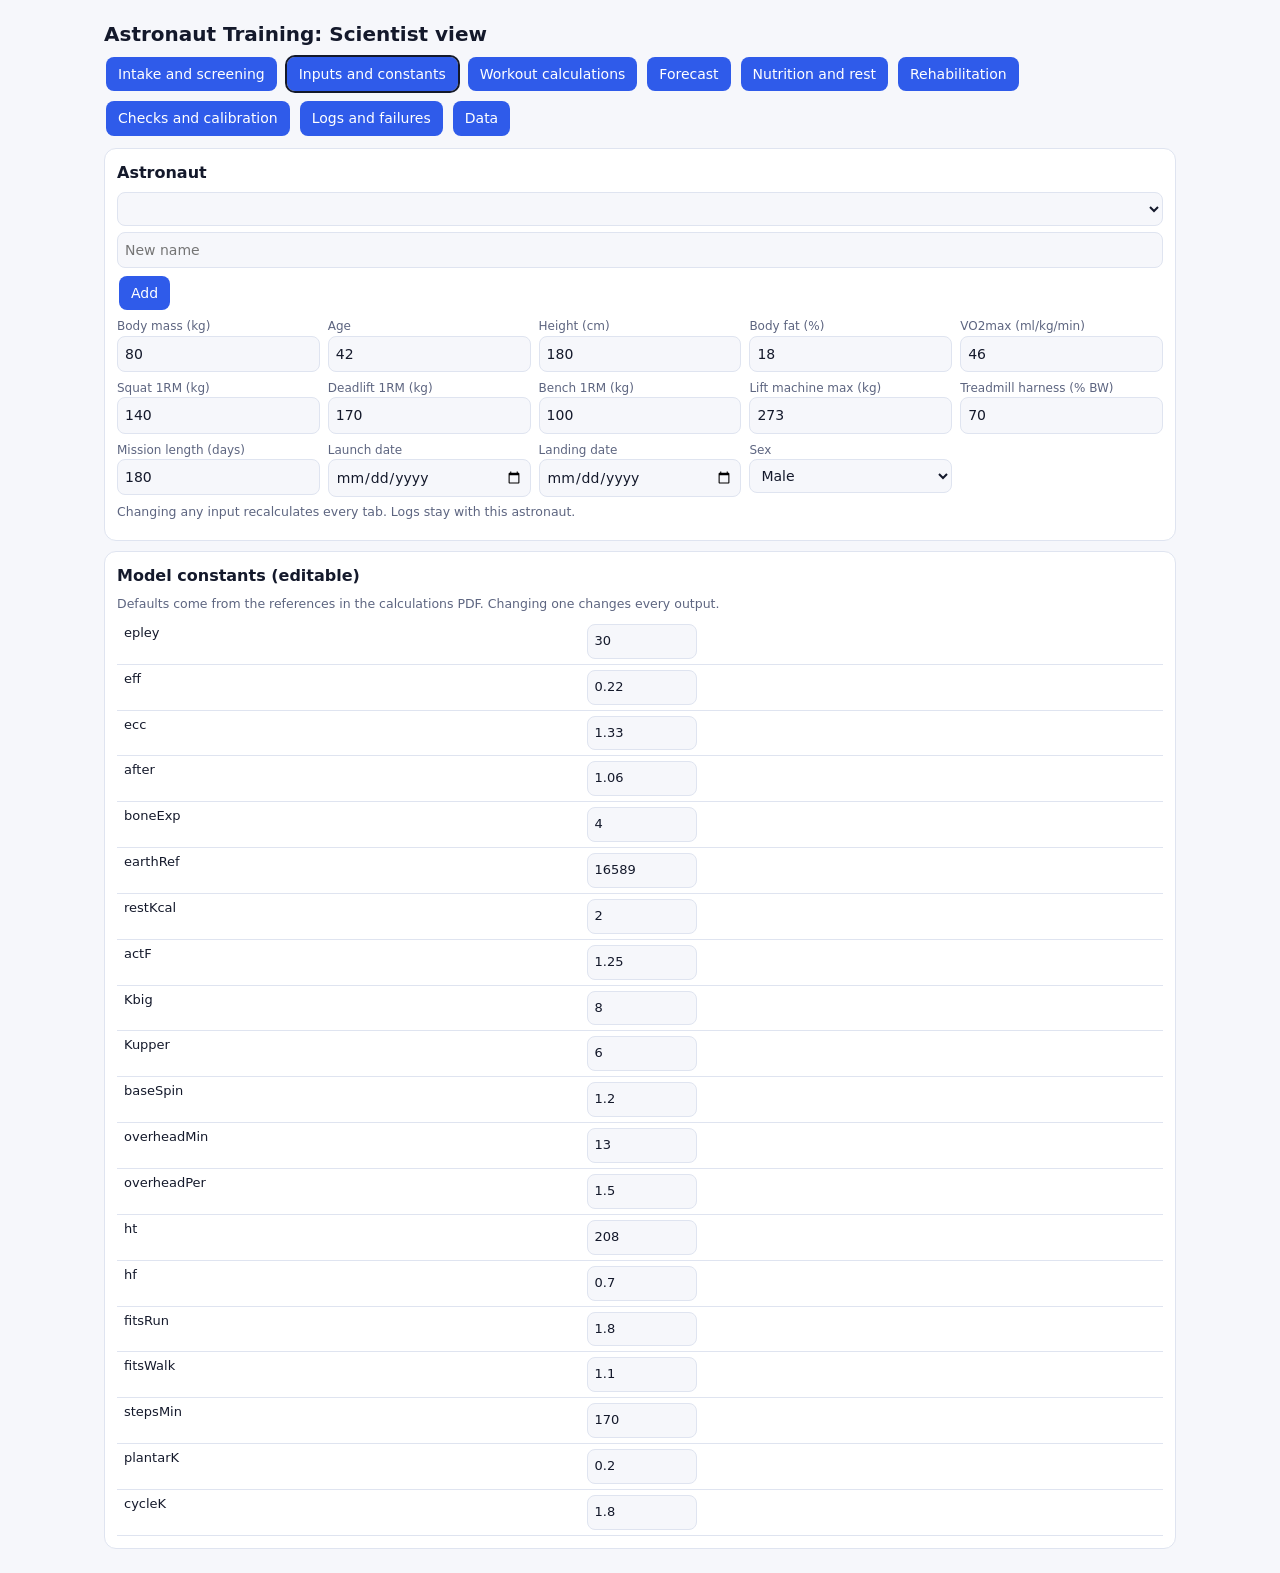
<file: docs/team-sources/scientist-training-app.html>
<!DOCTYPE html><html lang="en"><head><meta charset="utf-8"><meta name="viewport" content="width=device-width, initial-scale=1, viewport-fit=cover"><title>Astronaut Training: Scientist view</title>
<style>
:root{--bg:#f6f7fb;--card:#fff;--tx:#14192b;--mu:#5d6580;--ac:#2f5bea;--bd:#dfe4f0;color-scheme:light}
@media (prefers-color-scheme:dark){:root{--bg:#0e1220;--card:#171d31;--tx:#e8ecf8;--mu:#9aa3c0;--ac:#6f93ff;--bd:#2a3350;color-scheme:dark}}
*{box-sizing:border-box}body{margin:0;background:var(--bg);color:var(--tx);font:14px/1.45 system-ui,-apple-system,Segoe UI,Roboto,sans-serif;padding:14px;max-width:1100px;margin:auto}
h1{font-size:20px;margin:6px 0}h2{font-size:16px;margin:0 0 8px}h3{font-size:14px;margin:12px 0 4px}.card{background:var(--card);border:1px solid var(--bd);border-radius:12px;padding:12px;margin:10px 0}
.grid{display:grid;grid-template-columns:repeat(auto-fit,minmax(170px,1fr));gap:8px}label{display:block;font-size:12px;color:var(--mu)}
input,select,textarea{width:100%;padding:7px;border:1px solid var(--bd);border-radius:8px;background:var(--bg);color:var(--tx);font:inherit}
button{padding:7px 12px;border:0;border-radius:8px;background:var(--ac);color:#fff;font:inherit;cursor:pointer;margin:2px}button.on{outline:2px solid var(--tx)}
.row{display:flex;flex-wrap:wrap;gap:6px;align-items:center;margin:6px 0}.note{color:var(--mu);font-size:12.5px;margin:6px 0}
.w{overflow-x:auto}table{border-collapse:collapse;width:100%;font-size:13px}td,th{padding:5px 7px;border-bottom:1px solid var(--bd);text-align:left;vertical-align:top}th{color:var(--mu);font-weight:600}
.scr{display:grid;grid-template-columns:1fr 110px;gap:8px;align-items:center;padding:6px 0;border-bottom:1px solid var(--bd);font-size:13px}.scr select{width:100%}.diag{border-left:4px solid var(--ac);padding:8px 10px;margin:6px 0;background:var(--bg);border-radius:8px}.diag.high{border-color:#c2362b}
ul.f{padding-left:18px;margin:0}ul.f li{margin:3px 0;font-family:ui-monospace,Menlo,Consolas,monospace;font-size:12.5px}
</style></head><body><h1>Astronaut Training: Scientist view</h1><div class="row" id="tabs"></div><div id="body"></div>
<script>
const KEY="astro_v2";
let DB; try{DB=JSON.parse(localStorage.getItem(KEY))}catch(e){}
if(!DB||!DB.a) DB={a:{},cur:""};
function save(){try{localStorage.setItem(KEY,JSON.stringify(DB))}catch(e){}}
const DEF={name:"Demo Astronaut",sex:1,m:80,age:42,h:180,bf:18,vo2:46,sq:140,dl:170,bp:100,ohp:62,row:75,cur:35,max:273,hf:70,days:180,bmd:1.0};
const C={epley:30,eff:.22,ecc:1.33,after:1.06,boneExp:4,earthRef:16589,restKcal:2,actF:1.25,
  Kbig:8,Kupper:6,baseSpin:1.2,overheadMin:13,overheadPer:1.5,ht:208,hf:.7,
  fitsRun:1.8,fitsWalk:1.1,stepsMin:170,plantarK:.2,cycleK:1.8};
const EX={
 sq:{n:"Squat",b:"sq",f:1,d:.55,ax:1,mu:{Quads:1,Glutes:1,Hamstrings:.3,Core:.4,Back:.2},
   rom:"Thighs reach parallel or lower; hip crease passes the top of the knee.",
   setup:"Bar on upper traps (ARED barbell), feet shoulder-width, toes out 15-30 degrees.",
   move:"Brace the core, sit between the hips, drive through the mid-foot back to a tall lockout.",
   watch:["Knees track over the middle toes","Chest up, no forward pitch against the harness","Do not bounce at the bottom"]},
 dl:{n:"Deadlift",b:"dl",f:1,d:.5,ax:1,mu:{Glutes:1,Hamstrings:1,Back:1,Quads:.5,Core:.4},
   rom:"Hip hinge from the floor to full hip and knee lockout.",
   setup:"Bar over mid-foot, shins close to the bar, shoulders just ahead of it.",
   move:"Push the floor away, keep the bar against shins and thighs, finish by squeezing the glutes.",
   watch:["Neutral spine throughout","Do not lean back at the top","Hips and shoulders rise together"]},
 hr:{n:"Seated heel raise (soleus focus)",b:"sq",f:.9,d:.1,ax:1,mu:{Calves:1},
   rom:"Full stretch at the bottom, full plantar-flexion at the top.",
   setup:"Ball of foot on the platform, knees bent to 90 degrees to load the soleus.",
   move:"Press up slowly for 3 s, pause 1 s, lower for 3 s.",
   watch:["Full ankle range, no bouncing","Heels stay in contact with the lever","Keep the knees still"]},
 bp:{n:"Bench press",b:"bp",f:1,d:.4,ax:0,mu:{Chest:1,Shoulders:.5,Arms:.5},
   rom:"Bar to lower chest (elbows about 90 degrees), press to full elbow lockout.",
   setup:"Shoulder blades pinched, feet flat, restraint straps on.",
   move:"Lower under control to lower chest, press to lockout.",
   watch:["Elbows 45-60 degrees from the body","Wrists stacked over elbows","No bounce off the chest"]},
 row:{n:"Bent-over row",b:"bp",f:.75,d:.4,ax:0,mu:{Back:1,Arms:.5,Shoulders:.3},
   rom:"Elbow passes the torso line; shoulder blades fully retracted.",
   setup:"Hinge to about 45 degrees, back flat, knees soft.",
   move:"Pull the bar to the lower ribs, pause 1 s, lower fully.",
   watch:["No momentum from the hips","Elbows close to the body","Shoulders stay down"]},
 ohp:{n:"Overhead press",b:"bp",f:.62,d:.5,ax:1,mu:{Shoulders:1,Arms:.5,Core:.3},
   rom:"Bar from collarbone to full overhead lockout.",
   setup:"Feet hip-width, glutes and ribs tight.",
   move:"Press straight up, head moves through at the top, lock out over mid-foot.",
   watch:["No back arch","Bar path straight","Ribs stay down"]},
 cur:{n:"Biceps curl",b:"bp",f:.35,d:.45,ax:0,mu:{Arms:1},
   rom:"Elbow from full extension to about 145 degrees flexion.",
   setup:"Elbows pinned beside the ribs.",
   move:"Curl up, lower for 4 s.",
   watch:["No swinging","Full extension at the bottom"]}
};
EX.ohp.own="ohp";EX.row.own="row";EX.cur.own="cur";
const LOWER=["sq","dl","hr"];
function segScale(k,p){ const sg=p.seg||{}; if(LOWER.includes(k)) return sg.femur?sg.femur/45:1; return sg.arm?sg.arm/30:1; }
const RUN_FORM=["Harness snug so feet stay planted; load set to your harness %","Upright, mid-foot strike, about 170 steps per minute","Arms relaxed at about 90 degrees, hands off handrails"];
const CYC_FORM=["Seat height so the knee is about 25-35 degrees at the bottom","Smooth circles at 85-95 rpm, straps snug","Relaxed shoulders and neck"];
const IVS=[{n:"4 x (4 min hard + 3 min easy)",seg:[[5,.55],...Array.from({length:4},()=>[[4,.9],[3,.6]]).flat(),[3,.5]]},
           {n:"6 x (2 min hard + 2 min easy)",seg:[[5,.55],...Array.from({length:6},()=>[[2,.92],[2,.6]]).flat(),[3,.5]]},
           {n:"8 x (30 s hard + 60 s easy)",seg:[[5,.55],...Array.from({length:8},()=>[[.5,.95],[1,.6]]).flat(),[3,.5]]}];
const REPS=[[12,.65,90],[8,.75,150],[6,.83,180]];
const BASE_MUS={Quads:[2.2,13],Hamstrings:[1.8,6],Glutes:[1.8,10],Calves:[3,6],Back:[2.2,20],Core:[1.5,8],Chest:[.8,7],Shoulders:[.8,8],Arms:[.6,10]};

function sessionsDone(){ return (DB.a[DB.cur]?.logs||[]).filter(l=>l.type==="session").length; }
function plan(p,n,adj){
  if(p.plan) return planWith(p,n,{...DEFAULT_OPT,...p.plan,pctLift:(adj&&adj.pctLift)||0,heelSets:(adj&&adj.heelSets)||0});
  const R=REPS[n%3], iv=IVS[Math.floor(n/2)%3];
  const lp=R[1]+((adj&&adj.pctLift)||0), hs=4+((adj&&adj.heelSets)||0);
  const A=[{k:"sq",s:4,rp:R[0],pc:lp,rs:R[2],tp:4},{k:"dl",s:4,rp:R[0],pc:lp,rs:R[2],tp:4},
           {k:"hr",s:hs,rp:15,pc:.57,rs:60,tp:6},
           {cardio:"tm",name:"Treadmill intervals",d:iv.n,seg:iv.seg}];
  const B=[{k:"bp",s:4,rp:8,pc:.72,rs:90,tp:4},{k:"row",s:4,rp:8,pc:.75,rs:90,tp:4},
           {k:"ohp",s:3,rp:8,pc:.72,rs:90,tp:4},{k:"cur",s:2,rp:12,pc:.65,rs:60,tp:4},
           {cardio:"tm",name:"Treadmill steady run",d:"30 min continuous at 75% VO2max",seg:[[3,.5],[27,.75]]},
           {cardio:"cy",name:"Cycle ergometer",d:"15 min easy",seg:[[3,.5],[12,.6]]}];
  return {A:calcSession(p,A),B:calcSession(p,B),iv:iv.n,rep:R};
}
function liftCalc(p,e){
  const x=EX[e.k], rm=(x.own&&p[x.own])?p[x.own]:p[x.b]*x.f, effMax=p.max*(p.machineFactor||1), ld=Math.min(effMax,Math.round(e.pc*rm/2.5)*2.5);
  const mx=C.epley*(rm/ld-1), rir=Math.max(0,Math.round(mx-e.rp));
  const dd=x.d*segScale(e.k,p), t=e.s*(e.rp*e.tp+e.rs)/60, wk=ld*9.81*dd*e.rp*e.s*C.ecc;
  const kc=(wk/C.eff/4184+2*p.m*e.s*e.rs/3600)*C.after;
  const bone=x.ax? e.s*e.rp*Math.pow(ld/p.m,C.boneExp):0;
  const mu={}; for(const g in x.mu) mu[g]=x.mu[g]*e.s;
  return {type:"lift",k:e.k,name:x.n,s:e.s,rp:e.rp,pc:e.pc,rs:e.rs,tp:e.tp,rm,ld,rir,t,wk,kc,bone,mu,x};
}
function cardioCalc(p,e){
  const hmax=C.ht-C.hf*p.age; let kc=0,t=0,bone=0,hi=0; const rows=[];
  const harnessFr=p.hf/100;
  for(const [m,pc] of e.seg){
    const vo=pc*p.vo2, k=vo*p.m*m*5/1000, hr=Math.round(hmax*(.64*pc+.37));
    kc+=k; t+=m; if(pc>=.85) hi+=m;
    if(e.cardio==="tm"){
      const sp=(vo-3.5)/(C.plantarK*(.4+.6*harnessFr))*.06, fr=(pc>=.55?C.fitsRun:C.fitsWalk)*harnessFr;
      const b=170*m*Math.pow(fr,4); bone+=b;
      rows.push({m,pc,vo,txt:sp.toFixed(1)+" km/h",hr,k,b});
    } else {
      const w=(vo-7)*p.m/C.cycleK/6.12; rows.push({m,pc,vo,txt:Math.round(w)+" W",hr,k,b:0});
    }
  }
  return {type:"cardio",cardio:e.cardio,name:e.name,d:e.d,t,kc,bone,hi,rows,mu:{}, s:0, rs:0};
}
function calcSession(p,list){
  const items=list.map(e=>e.cardio?cardioCalc(p,e):liftCalc(p,e));
  const ov=C.overheadMin+C.overheadPer*items.length;
  return {items,ov,t:items.reduce((a,i)=>a+i.t,0)+ov,
    kc:items.reduce((a,i)=>a+i.kc,0),bone:items.reduce((a,i)=>a+i.bone,0),
    hi:items.reduce((a,i)=>a+(i.hi||0),0), cm:items.filter(i=>i.type==="cardio").reduce((a,i)=>a+i.t,0)};
}
const EARTH=8000*Math.pow(1.2,4);
function forecastModel(p,A,B,days,rf){
  rf=rf||(p.plan&&p.plan.rf)||3;
  const mo=days/30.4, gl={}; for(const g in BASE_MUS) gl[g]=0;
  for(const s of [A,B]) for(const i of s.items){
    for(const g in i.mu) gl[g]+=rf*i.mu[g];
    if(i.type==="cardio"&&i.cardio==="tm") for(const g of ["Calves","Quads","Glutes","Hamstrings"]) gl[g]+=rf*({Calves:1,Quads:.5,Glutes:.5,Hamstrings:.5})[g]*i.t/10;
  }
  const muscles=[];
  for(const g in BASE_MUS){
    const [b,sh]=BASE_MUS[g], S=gl[g], K=["Chest","Shoulders","Arms"].includes(g)?C.Kupper:C.Kbig;
    const d=-b+(b+C.baseSpin)*S/(S+K); const smm=p.lean?p.lean*.5:p.m*(1-p.bf/100)*.5;
    muscles.push({g,S,b,d,kg:smm*sh/100*d/100,sh,K});
  }
  const sbn=(s,f)=>s.items.filter(f).reduce((a,i)=>a+i.bone,0);
  const run=rf*(sbn(A,i=>i.type==="cardio")+sbn(B,i=>i.type==="cardio"))/7;
  const lift=rf*(sbn(A,i=>i.type==="lift")+sbn(B,i=>i.type==="lift"))/7;
  const heel=rf*sbn(A,i=>i.k==="hr")/7;
  const up=rf*[A,B].reduce((t,s)=>t+s.items.filter(i=>["bp","row","ohp","cur"].includes(i.k)).reduce((a,i)=>a+i.s*i.rp*Math.pow(i.ld/p.m,2),0),0);
  const sites=[["Femoral neck / hip",1.5,(run+lift)/C.earthRef,.4],["Lumbar spine",1.0,(lift+.4*run)/C.earthRef,.4],
               ["Tibia / heel",1.2,(run+rf*heel)/C.earthRef,.4],["Radius / arm",.3,up/250,.5]]
    .map(([n,b,r,k])=>({n,b,r,k,monthly:b/(1+Math.pow(r/k,2))}));
  const hi=rf*A.hi, cw=rf*(A.cm+B.cm), dv=-1.2+.9*Math.min(1,hi/30)+.5*Math.min(1,cw/150);
  const kcalDay=rf*(A.kc+B.kc)/7;
  return {mo,muscles,sites,dv,kcalDay,hi,cw,run,lift,heel,up};
}
function nutritionModel(p,A,B){
  const rmr=10*p.m+6.25*p.h-5*p.age+(p.sex==1?5:-161), b0=rmr*C.actF;
  const rows=[["Session A",A.kc,1.6,5],["Session B",B.kc,1.6,4.5],["Rest day",0,1.4,3.5]].map(([n,ex,pr,cb])=>{
    const k=b0+ex, pg=pr*p.m, cg=cb*p.m, fg=(k-4*pg-4*cg)/9;
    return {n,kcal:k,protein:pg,carbs:cg,fat:fg,water:(35*p.m+650*(n==="Rest day"?0:(n==="Session A"?A.t:B.t)/60))/1000};
  });
  return {rmr,rows};
}
function diagnose(e,ctx){
  const out=[], r=e.reasons||[];
  if(e.status==="fail"){
    if(r.includes("Joint or muscle pain")) out.push(["Stop this exercise today. Pain is a safety signal: report it to your flight surgeon and use the cycle instead.","high"]);
    if(r.includes("Harness or bungee slipped")) out.push(["Re-check harness fit and C-clips before the next set. If it keeps slipping, ask the ground team to inspect the device.","high"]);
    if(ctx.sleep!=null&&ctx.sleep<6.5) out.push([`Sleep was ${ctx.sleep} h (under 6.5 h). Your rule: cut this session's sets by 30%.`,"likely"]);
    if(ctx.food!=null&&ctx.food<80) out.push([`Intake was about ${ctx.food}% of target. Eat a carb snack 1-2 h before lifting and log meals.`,"likely"]);
    if(ctx.sore!=null&&ctx.sore>=7) out.push([`Soreness was ${ctx.sore}/10. Use lighter loads or a 30 min easy cycle.`,"likely"]);
    if(r.includes("Not enough rest")) out.push(["Hold the full rest shown on the card before the next set.","likely"]);
    if(r.includes("Form broke down")) out.push(["Lower the load by 5%, slow the tempo, and keep the back neutral.","likely"]);
    if(r.includes("Tired / low motivation")) out.push(["Fatigue: check sleep and food first; an easier session is fine.","possible"]);
    if(r.includes("Load too heavy")) out.push(["Reduce the load by 5% and rebuild over the next two sessions.","likely"]);
    if(ctx.repeat>=2) out.push([`This exercise has failed ${ctx.repeat} times in 14 days. Reduce the load by 5-10% until it is clean twice.`,"likely"]);
    if(r.includes("Other")||out.length===0) out.push(["No single cause in the logs. Reduce the load by 2.5-5% and recheck next session.","possible"]);
  } else if(e.status==="nofeel"){
    if(r.includes("Harness too loose")) out.push(["Tighten the harness. If you float, the working muscles cannot take the full load.","high"]);
    if(r.includes("Range of motion too short")) out.push(["Use the full range shown on the form card; the stretch and the lockout are where the load works.","likely"]);
    if(r.includes("Tempo too fast")) out.push(["Use the tempo on the card (slow lowering). Most of the load works on the lowering phase.","likely"]);
    if(r.includes("Load too light")) out.push(["If you had 4 or more reps in reserve, add 2.5-5% next session.","likely"]);
    if(r.includes("Wrong muscle working")) out.push(["Re-read the watch-points on the form card and set up again before the next set.","likely"]);
    if(r.includes("Equipment felt wrong")) out.push(["Report the equipment to the ground team before the next session.","high"]);
    if(out.length===0) out.push(["Try one step heavier next time and concentrate on the first cue on the form card.","possible"]);
  }
  return out;
}
const FAIL_REASONS=["Load too heavy","Not enough rest","Poor sleep","Under-fuelled / dehydrated","Joint or muscle pain","Harness or bungee slipped","Form broke down","Tired / low motivation","Other"];
const NOFEEL_REASONS=["Harness too loose","Range of motion too short","Tempo too fast","Load too light","Wrong muscle working","Equipment felt wrong","Other"];

// ---------- v2: adaptive loading, targets, demo, checks ----------
const STD={femNeck:90,hipSpine:95};   // NASA-STD-3001 retained BMD (%)
function measurements(){ return (DB.a[DB.cur]&&DB.a[DB.cur].meas)||[]; }
// Fluid shift: leg volume falls about 12% (2 L) within hours of launch, and body mass falls with
// plasma volume in the first weeks (Moore 1987; Thornton 1975; Frontiers 2017).
// Readings in these windows are monitored closely (early tissue change is real), but mass changes
// in the window are mostly fluid, so they are not used to change the energy target.
const FLUID_DAYS=14;
function dayOf(s){ return Date.parse(s)/864e5; }
function inFluid(date,p){
  p=p||(DB.a[DB.cur]&&DB.a[DB.cur].p)||{};
  const d=dayOf(date);
  if(p.launch && d>=dayOf(p.launch) && d-dayOf(p.launch)<FLUID_DAYS) return true;
  if(p.landing && d>=dayOf(p.landing) && d-dayOf(p.landing)<FLUID_DAYS) return true;
  return false;
}
function dxaPair(p){
  // ISS practice: one DXA before launch (about 90 days) and one 7 to 14 days after landing.
  const m=measurements().filter(x=>x.fn!=null);
  const pre=m.find(x=>p.launch && dayOf(x.date)<dayOf(p.launch));
  const post=m.filter(x=>p.landing && dayOf(x.date)>=dayOf(p.landing)).pop();
  return {pre,post};
}
function calibration(p){
  const {pre,post}=dxaPair(p);
  const out={k:1,n:(pre?1:0)+(post?1:0),measured:null,pred:null,days:0};
  if(!pre||!post) return out;
  const days=dayOf(post.date)-dayOf(pre.date);
  const pl=plan(p,sessionsDone()), fc=forecastModel(p,pl.A,pl.B,p.days);
  const pred=-fc.sites[0].monthly*days/30.4, meas=100*(post.fn-pre.fn)/pre.fn;
  out.days=days; out.measured=meas; out.pred=pred;
  if(pred<-0.05) out.k=Math.min(2,Math.max(.5,meas/pred));
  return out;
}
function adjustments(p){
  const cal=calibration(p), m=measurements(), out={pctLift:0,heelSets:0,notes:[],cal};
  const pl=plan(p,sessionsDone()), fc=forecastModel(p,pl.A,pl.B,p.days);
  const projFN=fc.sites[0].monthly*fc.mo*cal.k, limit=100-STD.femNeck;
  out.projFN=projFN; out.k=cal.k;
  if(projFN>0.7*limit){ out.pctLift=0.025; out.notes.push(`Projected femoral neck loss ${projFN.toFixed(1)}% is above 70% of the ${limit}% limit. Squat and deadlift loads are raised 2.5% this block.`); }
  else out.notes.push(`Projected femoral neck loss ${projFN.toFixed(1)}% is within the ${limit}% limit. No load change.`);
  const h=m.filter(x=>x.heel!=null);
  if(h.length>=2&&h[h.length-1].heel<0.9*h[0].heel){ out.heelSets=1; out.notes.push("Heel-raise reps have fallen more than 10% since the first test. One extra heel-raise set is added. Readings from the first 14 days are included: early change is real."); }
  if(!p.launch) out.notes.push("Enter the launch date. Readings in the first 14 days after launch and landing are excluded because they measure fluid, not tissue.");
  if(cal.n<2) out.notes.push("Calibration needs the pre-flight DXA and the post-flight DXA (7 to 14 days after landing). Until then the model uses its predictions only.");
  else if(cal.measured!=null) out.notes.push(`Measured femoral neck change ${cal.measured.toFixed(1)}% against a predicted ${cal.pred.toFixed(1)}% over the mission (calibration ${cal.k.toFixed(2)}).`);
  return out;
}
function selfTest(p){
  const rows=[]; const add=(n,ok,d)=>rows.push([n,ok,d]);
  let worst=0, minT=1e9, maxT=0, minE=1e9, maxBone=0, maxMu=0;
  for(let n=0;n<6;n++){ const pl=plan(p,n);
    for(const S of [pl.A,pl.B]){ minT=Math.min(minT,S.t); maxT=Math.max(maxT,S.t);
      for(const i of S.items){ if(i.type==="lift"){ worst=Math.max(worst,i.ld-p.max); minE=Math.min(minE,i.kc);} else minE=Math.min(minE,i.kc); } } }
  add("Working loads within machine limit", worst<=0, worst<=0?"all loads at or below "+p.max+" kg":"a load is "+worst.toFixed(1)+" kg over the limit");
  add("Session time within 2 h daily limit", maxT<=120, `session time ${minT.toFixed(0)} to ${maxT.toFixed(0)} min`);
  add("Energy per exercise positive", minE>0, `lowest ${minE.toFixed(1)} kcal`);
  const pl=plan(p,0), fc=forecastModel(p,pl.A,pl.B,p.days);
  fc.sites.forEach(s=>{ maxBone=Math.max(maxBone,s.monthly); });
  add("Bone loss rates between 0 and 3% per month", maxBone<=3, `highest ${maxBone.toFixed(2)}% per month`);
  fc.muscles.forEach(m=>{ maxMu=Math.max(maxMu,Math.abs(m.d)); });
  add("Muscle change within plus or minus 5% per month", maxMu<=5, `largest ${maxMu.toFixed(2)}% per month`);
  const nu=nutritionModel(p,pl.A,pl.B), minProt=Math.min(...nu.rows.map(r=>r.protein))/p.m;
  add("Protein at least 1.2 g per kg on every day type", minProt>=1.2, `lowest ${minProt.toFixed(2)} g/kg`);
  const hr=pl.A.items.find(i=>i.k==="hr");
  add("Heel-raise tempo at least 3 s per rep", !!hr && hr.tp>=3, hr?`${hr.tp} s per rep`:"no heel raise in session A");
  const pass=rows.filter(r=>r[1]).length;
  return {rows,pass,total:rows.length};
}
function loadDemo(){
  const name="Demo Astronaut", p={...DEF,name,launch:null,landing:null}, logs=[];
  const day=k=>new Date(Date.now()-k*864e5).toISOString().slice(0,10);
  for(let i=0;i<6;i++){
    const d=day(12-2*i), sess=i%2?"B":"A", pl=plan(p,i), S=sess==="A"?pl.A:pl.B;
    logs.push({type:"check",n:i,date:d,sleep:i===2?5.5:7.5,food:i===3?75:95,sore:i===2?7:2,weight:+(80-0.1*i-(i<3?0.6:0)).toFixed(1),time:"Morning",hr:[58,59,58,66,67,60][i],dizzy:[0,0,1,2,1,0][i]});
    S.items.filter(x=>x.type==="lift").forEach(x=>{
      for(let s=1;s<=x.s;s++){
        let status="ok", reasons=[], diag=[];
        if(i===2&&x.k==="sq"&&s===4){ status="fail"; reasons=["Poor sleep"]; diag=[["Sleep was 5.5 h (under 6.5 h). Your rule: cut this session's sets by 30%.","likely"]]; }
        if(i===4&&x.k==="hr"&&s===2){ status="nofeel"; reasons=["Range of motion too short"]; diag=[["Use the full range shown on the form card.","likely"]]; }
        logs.push({type:"set",date:d,sess,ex:x.k,set:s,status,reasons,diag,time:"Morning",n:i});
      }
    });
    logs.push({type:"cardio",date:d,sess,ex:"tm",n:i});
    logs.push({type:"session",date:d,sess,kcal:Math.round(S.kc),min:Math.round(S.t),bone:Math.round(S.bone),n:i+1});
  }
  p.screening={answers:Object.fromEntries(SCREEN_Q.map(([id])=>[id,"No"])),signedBy:"Demo sign-off (not a real clearance)",date:day(30)};
  p.timeAvail=120; p.machineFactor=1; p.hrRest=58; p.heelBase=28;
  p.launch=day(13); // demo: launch 13 days ago, so all six sessions sit in the first 14 days (early watch shows)
  DB.a[name]={p,logs,meas:[{date:day(35),fn:0.862,ls:1.067,calf:36.0,heel:28},{date:day(1),fn:0.848,ls:1.052,calf:35.6,heel:25}]};
  DB.cur=name; save(); return name;
}

// ---------- v4: intake, screening gate ----------
const SCREEN_Q=[
 ["heart","Has a doctor ever said you have a heart condition or high blood pressure?"],
 ["chest","Do you have chest pain or pressure during activity or at rest?"],
 ["faint","Have you fainted or nearly fainted, especially on standing?"],
 ["breath","Do you get short of breath at rest or with mild effort?"],
 ["metab","Do you have diabetes, thyroid disease or another metabolic condition?"],
 ["bone","Have you had a fracture in the last 12 months, or been told you have low bone density or osteoporosis?"],
 ["joint","Do you have a joint, back, hip, knee or ankle problem that limits movement?"],
 ["meds","Do you take medicines for blood pressure, the heart, blood thinning, diabetes or bone?"],
 ["surg","Have you had surgery in the last 6 months?"],
 ["preg","Are you pregnant, or could you be?"],
 ["ill","Have you had a fever or a significant illness in the last 7 days?"],
 ["other","Is there any other condition a physician should review before exercise?"]];
function screenStatus(p){
  const sc=p.screening||{}, a=sc.answers||{};
  const answered=SCREEN_Q.every(([id])=>a[id]==="No"||a[id]==="Yes");
  if(!answered) return {code:"incomplete",text:"Screening questions not all answered."};
  if(SCREEN_Q.some(([id])=>a[id]==="Yes")) return {code:"referred",text:"A question was answered Yes. No prescription until a clinician has reviewed the case."};
  if(!sc.signedBy) return {code:"awaiting",text:"All answers are No. Awaiting clinician sign-off before any prescription."};
  return {code:"cleared",text:`Cleared by ${sc.signedBy} on ${sc.date||"unknown date"}.`};
}
function cleared(p){ return screenStatus(p).code==="cleared"; }
const REQUIRED=[["m","Body mass (kg)"],["age","Age"],["h","Height (cm)"],["sex","Sex"],["bf","Body fat (%)"],["vo2","VO2max (ml/kg/min)"],
  ["sq","Squat 1RM (kg)"],["dl","Deadlift 1RM (kg)"],["bp","Bench 1RM (kg)"],["ohp","Overhead press 1RM (kg)"],["row","Row 1RM (kg)"],["cur","Curl 1RM (kg)"],
  ["max","Lift machine maximum (kg)"],["hf","Treadmill harness (% body weight)"],["days","Mission length (days)"]];
function missingIntake(p){ return REQUIRED.filter(([k])=>p[k]==null||p[k]===""||isNaN(p[k])).map(([k,l])=>l); }

// ---------- v5: shortest effective plan ----------
const DEFAULT_OPT={sets:4,heel:4,steady:30,cyc:15,rf:3,pctLift:0,heelSets:0};
function planWith(p,n,o){
  const R=REPS[n%3], iv=o.ivSeg?{n:o.ivName||"Easy intervals",seg:o.ivSeg}:IVS[Math.floor(n/2)%3], lp=R[1]+(o.pctLift||0), sets=o.sets, hs=o.heel+(o.heelSets||0);
  const A=[{k:"sq",s:sets,rp:R[0],pc:lp,rs:R[2],tp:4},{k:"dl",s:sets,rp:R[0],pc:lp,rs:R[2],tp:4},
           {k:"hr",s:hs,rp:15,pc:.57,rs:60,tp:6},{cardio:"tm",name:"Treadmill intervals",d:iv.n,seg:iv.seg}];
  const B=[{k:"bp",s:sets,rp:8,pc:.72,rs:90,tp:4},{k:"row",s:sets,rp:8,pc:.75,rs:90,tp:4},
           {k:"ohp",s:Math.max(2,sets-1),rp:8,pc:.72,rs:90,tp:4},{k:"cur",s:2,rp:12,pc:.65,rs:60,tp:4},
           {cardio:"tm",name:"Treadmill steady run",d:o.steady+" min continuous at 75% VO2max",seg:[[3,.5],[o.steady-3,.75]]}];
  if(o.cyc>0) B.push({cardio:"cy",name:"Cycle ergometer",d:o.cyc+" min easy",seg:[[3,.5],[o.cyc-3,.6]]});
  return {A:calcSession(p,A),B:calcSession(p,B),iv:iv.n,rep:R};
}
function planTargets(p){
  const t=p.targets||{}, a=p.about||{};
  return {femNeck:t.femNeck??10, lumbar:t.lumbar??5, muMin:t.muMin??-0.5, vo2Min:t.vo2Min??0, // defaults are the NASA-STD-3001 limits
          timeAvail:p.timeAvail||a.minPerDay||120, daysPerWeek:a.daysPerWeek||6};
}
function evaluateOpt(p,o){
  const pl=planWith(p,0,o), fc=forecastModel(p,pl.A,pl.B,p.days,o.rf);
  return {o,pl,fc,fn:fc.sites[0].monthly*fc.mo, ls:fc.sites[1].monthly*fc.mo,
          minMu:Math.min(...fc.muscles.map(m=>m.d)), vo2:fc.dv, weekMin:o.rf*(pl.A.t+pl.B.t), sessMax:Math.max(pl.A.t,pl.B.t)};
}
function optimizePlan(p){
  const T=planTargets(p), grid=[];
  const rfs=[2,3].filter(r=>2*r<=T.daysPerWeek);
  for(const sets of [2,3,4]) for(const heel of [3,4]) for(const steady of [20,25,30]) for(const cyc of [0,10,15]) for(const rf of rfs){
    const e=evaluateOpt(p,{...DEFAULT_OPT,sets,heel,steady,cyc,rf});
    e.ok=e.fn<=T.femNeck && e.ls<=T.lumbar && e.minMu>=T.muMin && e.vo2>=T.vo2Min && e.sessMax<=T.timeAvail;
    grid.push(e);
  }
  const feas=grid.filter(e=>e.ok).sort((a,b)=>a.weekMin-b.weekMin||b.minMu-a.minMu);
  return {best:feas[0]||null, feasible:feas.length, total:grid.length, T, rfs};
}

const $=id=>document.getElementById(id);
const esc=s=>String(s).replace(/[&<>"]/g,c=>({"&":"&amp;","<":"&lt;",">":"&gt;",'"':"&quot;"}[c]));
const f1=x=>(Math.round(x*10)/10).toFixed(1), f0=x=>String(Math.round(x));
let TAB="inputs";
function prof(){return DB.a[DB.cur]?DB.a[DB.cur].p:null}
function logs(){return DB.a[DB.cur]?DB.a[DB.cur].logs:[]}
const TABS=[["intake","Intake and screening"],["inputs","Inputs and constants"],["workout","Workout calculations"],["forecast","Forecast"],["nutrition","Nutrition and rest"],["rehab","Rehabilitation"],["checks","Checks and calibration"],["failures","Logs and failures"],["data","Data"]];
function render(){
  const p=prof()||DEF;
  $("tabs").innerHTML=TABS.map(([k,l])=>`<button class="${TAB===k?"on":""}" onclick="TAB='${k}';render()">${l}</button>`).join("");
  const fn={intake,inputs,workout,forecast,nutrition,rehab,checks,failures,data}[TAB];
  $("body").innerHTML=fn(p);
}

function getPath(o,k){ return k.split(".").reduce((a,b)=>a&&a[b],o); }
function setPath(o,k,v){ const ks=k.split("."); let t=o; ks.slice(0,-1).forEach(x=>{ t[x]=t[x]||{}; t=t[x]; }); t[ks[ks.length-1]]=v; }
function setIn(k,raw,num){ const p=prof(); if(!p) return; const v=num?(raw===""?null:+raw):raw; setPath(p,k,v); save(); render(); }
function fld(p,k,label,opt){
  const v=getPath(p,k), o=opt||{};
  if(o.select) return `<div><label>${label}</label><select onchange="setIn('${k}',this.value,false)">${o.select.map(([val,t])=>`<option value="${val}" ${String(v)===String(val)?"selected":""}>${t}</option>`).join("")}</select></div>`;
  if(o.text) return `<div><label>${label}</label><input value="${esc(v||"")}" onchange="setIn('${k}',this.value,false)"></div>`;
  return `<div><label>${label}${o.unit?" ("+o.unit+")":""}</label><input type="number" step="${o.step||"any"}" value="${v??""}" onchange="setIn('${k}',this.value,true)"></div>`;
}
function screenCard(p){
  const sc=p.screening||{answers:{},signedBy:"",date:""}, a=sc.answers||{};
  const st=screenStatus(p);
  return `<div class="card"><h2>1. Medical screening (first)</h2>
   <div class="note">Draft questionnaire for this project. Before real use, replace it with the approved pre-exercise screening form of the mission's medical authority. It has not been checked against a published instrument here.</div>
   <div class="diag ${st.code==="cleared"?"":"high"}"><b>Status: ${esc(st.code)}.</b> ${esc(st.text)}</div>
   ${SCREEN_Q.map(([id,q])=>`<div class="scr"><span>${esc(q)}</span><select onchange="setScreen('${id}',this.value)">${["—","No","Yes"].map(v=>`<option ${(a[id]||"—")===v?"selected":""}>${v}</option>`).join("")}</select></div>`).join("")}
   <div class="grid" style="margin-top:8px"><div><label>Clinician name (sign-off)</label><input value="${esc(sc.signedBy||"")}" onchange="setScreenMeta('signedBy',this.value)"></div>
   <div><label>Sign-off date</label><input type="date" value="${sc.date||""}" onchange="setScreenMeta('date',this.value)"></div></div></div>`;
}
function setScreen(id,v){ const p=prof(); p.screening=p.screening||{answers:{}}; p.screening.answers=p.screening.answers||{}; p.screening.answers[id]=v==="—"?undefined:v; save(); render(); }
function setScreenMeta(k,v){ const p=prof(); p.screening=p.screening||{answers:{}}; p.screening[k]=v||null; save(); render(); }
function intake(p){
  const miss=missingIntake(p), st=screenStatus(p);
  const sess=(()=>{ try{ const pl=plan(p,sessionsDone(),adjustments(p)); return {A:pl.A.t,B:pl.B.t}; }catch(e){ return null; } })();
  const timeWarn=sess&&p.timeAvail&&(sess.A>p.timeAvail||sess.B>p.timeAvail)?`<div class="diag high">Planned session time (${sess.A.toFixed(0)} / ${sess.B.toFixed(0)} min) is more than the ${p.timeAvail} min available per day.</div>`:"";
  return `${screenCard(p)}
  <div class="card"><h2>2. Body measurements</h2><div class="grid">
   ${fld(p,"h","Standing height","cm")}${fld(p,"m","Body mass, fasted, morning","kg")}
   ${fld(p,"feeding","Feeding state at measurement",{select:[["fasted","Fasted"],["fed","Fed"]]})}
   ${fld(p,"bf","Body fat","%")}${fld(p,"bfMethod","Body fat method",{select:[["dxa","DXA"],["bia","Bioimpedance"],["skinfold","Skinfold"],["other","Other"]]})}
   ${fld(p,"lean","Lean mass (DXA, optional)","kg")}
   ${fld(p,"seg.femur","Femur length (hip to knee)","cm")}${fld(p,"seg.tibia","Tibia length (knee to ankle)","cm")}
   ${fld(p,"seg.torso","Torso length (hip to shoulder)","cm")}${fld(p,"seg.arm","Upper arm length (shoulder to elbow)","cm")}
   ${fld(p,"seg.forearm","Forearm length (elbow to wrist)","cm")}${fld(p,"sex","Sex",{select:[[1,"Male"],[2,"Female"]]})}
   ${fld(p,"age","Age","years")}</div><div class="note">Segment lengths scale the range of motion for each lift. Femur sets the squat and deadlift range; upper arm sets the press, row and curl range. Lean mass replaces the body-fat estimate of muscle mass.</div></div>
  <div class="card"><h2>3. Strength and function tests</h2><div class="grid">
   ${fld(p,"sq","Squat 1RM","kg")}${fld(p,"dl","Deadlift 1RM","kg")}${fld(p,"bp","Bench press 1RM","kg")}
   ${fld(p,"ohp","Overhead press 1RM","kg")}${fld(p,"row","Bent-over row 1RM","kg")}${fld(p,"cur","Biceps curl 1RM","kg")}
   ${fld(p,"heelBase","Heel raises to failure (baseline)","reps")}${fld(p,"kneeExt","Knee extension 1RM (stored, not yet used)","kg")}
   ${fld(p,"grip","Grip strength (stored, not yet used)","kg")}${fld(p,"balEO","Single-leg balance, eyes open (stored)","s")}${fld(p,"balEC","Single-leg balance, eyes closed (stored)","s")}</div>
   <div class="note">Test each 1RM on the machine or barbell the astronaut will use, with a warm-up and a qualified tester. Do not test a 1RM without a spotter or safety stop.</div></div>
  <div class="card"><h2>4. Aerobic and cardiovascular</h2><div class="grid">
   ${fld(p,"vo2","VO2max","ml/kg/min")}${fld(p,"vo2Method","VO2max method",{select:[["direct","Direct maximal test"],["submax","Submaximal estimate"]]})}
   ${fld(p,"hrRest","Resting heart rate","bpm")}${fld(p,"sbp","Resting systolic BP (stored)","mmHg")}${fld(p,"dbp","Resting diastolic BP (stored)","mmHg")}</div></div>
  <div class="card"><h2>5. Equipment and schedule</h2><div class="grid">
   ${fld(p,"max","Lift machine maximum","kg")}${fld(p,"machineFactor","Machine calibration factor (1 = exact)","x")}
   ${fld(p,"hf","Treadmill harness load","% body weight")}${fld(p,"timeAvail","Time available per day for training","min")}
   ${fld(p,"days","Mission length","days")}${fld(p,"launch","Launch date",{text:true})}${fld(p,"landing","Landing date",{text:true})}
   ${fld(p,"allergy","Food allergies (stored)",{text:true})}${fld(p,"diet","Food preferences (stored)",{text:true})}</div>
   <div class="note">Stored for the record: knee extension, grip, balance, resting blood pressure, allergies and food preferences. The model does not use them yet. The machine calibration factor scales every load (1.00 means the machine is exact).</div>${timeWarn}</div>
  ${targetsIn(p)}
  <div class="card"><h2>Intake check</h2>
   ${miss.length?`<div class="diag high">Missing required items: ${miss.map(esc).join(", ")}</div>`:`<div class="diag">All required measurements are entered.</div>`}
   <div class="note">Training is locked in the astronaut app until screening is cleared. Current status: ${esc(st.code)}.</div></div>`;
}

function inputs(p){
  const names=Object.keys(DB.a);
  const fields=[["m","Body mass (kg)"],["age","Age"],["h","Height (cm)"],["bf","Body fat (%)"],["vo2","VO2max (ml/kg/min)"],["sq","Squat 1RM (kg)"],["dl","Deadlift 1RM (kg)"],["bp","Bench 1RM (kg)"],["max","Lift machine max (kg)"],["hf","Treadmill harness (% BW)"],["days","Mission length (days)"]];
  const consts=Object.keys(C).map(k=>`<tr><td>${k}</td><td><input type="number" step="any" value="${C[k]}" onchange="C['${k}']=+this.value;render()" style="width:110px"></td></tr>`).join("");
  return `<div class="card"><h2>Astronaut</h2>
   <div class="row"><select onchange="DB.cur=this.value;save();render()">${names.map(n=>`<option ${n===DB.cur?"selected":""}>${esc(n)}</option>`).join("")}</select>
   <input id="nm" placeholder="New name"><button onclick="newAstro()">Add</button></div>
   <div class="grid">${fields.map(([k,l])=>`<div><label>${l}</label><input type="number" step="any" value="${p[k]}" onchange="setP('${k}',+this.value)"></div>`).join("")}
   <div><label>Launch date</label><input type="date" value="${p.launch||""}" onchange="setP('launch',this.value||null)"></div>
   <div><label>Landing date</label><input type="date" value="${p.landing||""}" onchange="setP('landing',this.value||null)"></div>
   <div><label>Sex</label><select onchange="setP('sex',+this.value)"><option value="1" ${p.sex==1?"selected":""}>Male</option><option value="2" ${p.sex==2?"selected":""}>Female</option></select></div></div>
   <div class="note">Changing any input recalculates every tab. Logs stay with this astronaut.</div></div>
   <div class="card"><h2>Model constants (editable)</h2><div class="note">Defaults come from the references in the calculations PDF. Changing one changes every output.</div>
   <table>${consts}</table></div>`;
}
function setP(k,v){ const n=DB.cur; if(!DB.a[n]) return; DB.a[n].p[k]=v; save(); render(); }
function newAstro(){ const n=($("nm").value||"").trim()||"Astronaut"; DB.a[n]=DB.a[n]||{p:{...DEF,name:n},logs:[]}; DB.cur=n; save(); render(); }
function calcAll(p){
  const adj=adjustments(p), pl=plan(p,sessionsDone(),adj), fc=forecastModel(p,pl.A,pl.B,p.days), nu=nutritionModel(p,pl.A,pl.B);
  return {pl,fc,nu,adj};
}

let OPT=null;
function targetsIn(p){
  return `<div class="card"><h2>6. Targets for the shortest effective plan</h2>
   <div class="note">The optimiser searches session sets, heel sets, run and cycle minutes, and days per week, and keeps the least-time week that meets these targets in the model. Defaults are NASA-STD-3001 limits (10% femoral neck, 5% hip and spine). Tighter targets can make every plan infeasible in this model: the default plan already sits at 4.0% lumbar loss.</div>
   <div class="grid">${fld(p,"targets.femNeck","Max femoral neck loss over mission","%")}${fld(p,"targets.lumbar","Max lumbar spine loss over mission","%")}
   ${fld(p,"targets.muMin","Min muscle change per group","%/month")}${fld(p,"targets.vo2Min","Min aerobic change","%/month")}</div>
   <div class="row"><button onclick="runOpt()">Find the shortest effective plan</button>${p.plan?`<button class="on" onclick="clearPlan()">Clear saved plan (back to default)</button>`:""}</div>
   ${OPT?optResult(p):""}</div>`;
}
function runOpt(){ const p=prof(); OPT=optimizePlan(p); render(); }
function applyPlan(){ const p=prof(); if(!OPT||!OPT.best) return; const o=OPT.best.o; p.plan={sets:o.sets,heel:o.heel,steady:o.steady,cyc:o.cyc,rf:o.rf}; save(); render(); }
function clearPlan(){ const p=prof(); delete p.plan; save(); render(); }
function optResult(p){
  if(!OPT.best) return `<div class="diag high">No plan meets all targets (${OPT.feasible} of ${OPT.total} combinations pass). Relax a target, allow more minutes per day, or allow more days.</div>`;
  const b=OPT.best, o=b.o, T=OPT.T;
  const cur=optimizePlan.length && evaluateOpt(p,{...DEFAULT_OPT,rf:3});
  return `<div class="diag">${OPT.feasible} of ${OPT.total} combinations meet the targets. The shortest is shown.</div>
   <div class="w"><table><tr><th>Item</th><th>Shortest plan</th><th>Default plan (6 days)</th></tr>
   <tr><td>Days per week</td><td>${2*o.rf}</td><td>6</td></tr>
   <tr><td>Minutes per week</td><td>${f0(b.weekMin)}</td><td>${f0(cur.weekMin)}</td></tr>
   <tr><td>Squat and deadlift sets</td><td>${o.sets} x rep scheme</td><td>4</td></tr>
   <tr><td>Heel-raise sets</td><td>${o.heel}</td><td>4</td></tr>
   <tr><td>Steady run minutes</td><td>${o.steady}</td><td>30</td></tr>
   <tr><td>Cycle minutes</td><td>${o.cyc}</td><td>15</td></tr>
   <tr><td>Femoral neck loss (target max ${T.femNeck}%)</td><td>${b.fn.toFixed(2)}%</td><td>${cur.fn.toFixed(2)}%</td></tr>
   <tr><td>Lumbar loss (target max ${T.lumbar}%)</td><td>${b.ls.toFixed(2)}%</td><td>${cur.ls.toFixed(2)}%</td></tr>
   <tr><td>Worst muscle change (target min ${T.muMin}%/mo)</td><td>${b.minMu.toFixed(2)}</td><td>${cur.minMu.toFixed(2)}</td></tr>
   <tr><td>Aerobic change (target min ${T.vo2Min}%/mo)</td><td>${b.vo2.toFixed(2)}</td><td>${cur.vo2.toFixed(2)}</td></tr></table></div>
   <div class="row"><button onclick="applyPlan()">Use this plan for the astronaut</button></div>
   <div class="note">The astronaut app still shows one session each day until the schedule is wired to days per week. The model uses the days per week for its forecasts. Model results only: they are not validated against crew data.</div>`;
}

function workout(p){
  const {pl}=calcAll(p);
  const st=screenStatus(p);
  const warn=st.code!=="cleared"?`<div class="diag high"><b>Not cleared (${esc(st.code)}).</b> These numbers are for planning and checking only. Do not train from them until the screening is cleared.</div>`:"";
  const tbl=(S,title)=>`<h3>${title}</h3><div class="w"><table><tr><th>Exercise</th><th>Sets x reps</th><th>Load kg</th><th>Reps in reserve</th><th>Rest s</th><th>Time min</th><th>Work J</th><th>kcal</th><th>Bone dose</th></tr>
    ${S.items.map(i=>i.type==="lift"?`<tr><td>${esc(i.name)}</td><td>${i.s} x ${i.rp}</td><td>${f1(i.ld)}</td><td>${i.rir}</td><td>${i.rs}</td><td>${f1(i.t)}</td><td>${f0(i.wk)}</td><td>${f1(i.kc)}</td><td>${i.x&&EX[i.k].ax?f0(i.bone):"-"}</td></tr>`:
      `<tr><td>${esc(i.name)}</td><td colspan="2">${esc(i.d)}</td><td colspan="2">Cardio</td><td>${f1(i.t)}</td><td>-</td><td>${f1(i.kc)}</td><td>${f0(i.bone)}</td></tr>`).join("")}
    <tr><th>Total</th><td colspan="4">Overhead ${f1(S.ov)} min</td><th>${f1(S.t)}</th><td></td><th>${f0(S.kc)}</th><th>${f0(S.bone)}</th></tr></table></div>`;
  return `${warn}<div class="card"><h2>Formulas used</h2><ul class="f">
   <li>Working 1RM = base 1RM x f (f: squat 1, deadlift 1, heel raise 0.9, bench 1, row 0.75, press 0.62, curl 0.35)</li>
   <li>Load = min(machine max, round(pct x working 1RM / 2.5) x 2.5)</li>
   <li>Reps to failure = ${C.epley} x (1RM / load - 1); reps in reserve = reps to failure - prescribed reps</li>
   <li>Time = sets x (reps x seconds per rep + rest) / 60</li>
   <li>Mechanical work = load x 9.81 x range (m) x reps x sets x ${C.ecc} (eccentric)</li>
   <li>kcal = (work / ${C.eff} / 4184 + 2 x mass x sets x rest / 3600) x ${C.after}</li>
   <li>Bone dose = sets x reps x (load / mass)^${C.boneExp} (axial lifts only)</li>
   <li>Max HR = ${C.ht} - ${C.hf} x age; target HR = maxHR x (0.64 x intensity + 0.37)</li>
   <li>Treadmill speed = (VO2 - 3.5) / (${C.plantarK} x (0.4 + 0.6 x harness)) x 0.06 km/h; cycle W = (VO2 - 7) x mass / ${C.cycleK} / 6.12</li></ul></div>
   <div class="card"><h2>Session A and B (today's rotation: logged sessions = ${sessionsDone()})</h2>${tbl(pl.A,"Session A: legs and calves")}${tbl(pl.B,"Session B: upper body and back")}
   <div class="note">Rep scheme ${pl.rep[0]} at ${Math.round(pl.rep[1]*100)}%, rest ${pl.rep[2]} s. Interval format: ${esc(pl.iv)}.</div></div>`;
}
function forecast(p){
  const {pl,fc}=calcAll(p), mo=fc.mo;
  return `<div class="card"><h2>Bone (monthly loss, plan vs no exercise)</h2><div class="w"><table>
   <tr><th>Site</th><th>Reference loss %/mo</th><th>Stimulus R</th><th>Plan %/mo</th><th>Loss by day ${p.days} %</th></tr>
   ${fc.sites.map(s=>`<tr><td>${s.n}</td><td>-${s.b}</td><td>${s.r.toFixed(2)}</td><td>-${s.monthly.toFixed(2)}</td><td>-${(s.monthly*mo).toFixed(2)}</td></tr>`).join("")}</table></div>
   <div class="note">R = site dose / ${C.earthRef}. Loss = reference / (1 + (R / K)^2), K = ${0.4} (radius 0.5). Dose formulas are in the calculations PDF.</div></div>
   <div class="card"><h2>Muscle (every group)</h2><div class="w"><table>
   <tr><th>Muscle</th><th>Weekly sets S</th><th>K</th><th>No-exercise loss %/mo</th><th>Plan %/mo</th><th>Mass change g by day ${p.days}</th></tr>
   ${fc.muscles.map(m=>`<tr><td>${m.g}</td><td>${f1(m.S)}</td><td>${m.K}</td><td>-${m.b}</td><td>${m.d>=0?"+":""}${m.d.toFixed(2)}</td><td>${m.kg*mo>=0?"+":""}${f0(m.kg*mo*1000)}</td></tr>`).join("")}</table></div></div>
   <div class="card"><h2>Aerobic</h2><div class="note">High-intensity minutes per week ${f0(fc.hi*1)} · cardio minutes per week ${f0(fc.cw)} · predicted VO2max change ${fc.dv>=0?"+":""}${fc.dv.toFixed(2)} %/mo</div></div>`;
}
function targetsCard(p){
  const L=logs(), checks=L.filter(l=>l.type==="check"), sets=L.filter(l=>l.type==="set");
  const cut=Date.now()-14*864e5, inWin=d=>Date.parse(d)>=cut;
  const recent=checks.filter(c=>inWin(c.date));
  const avg=(a,f)=>a.length?a.reduce((s,x)=>s+x[f],0)/a.length:null;
  const sleepAvg=avg(recent.filter(c=>c.sleep!=null),"sleep");
  const foodAvg=avg(recent.filter(c=>c.food!=null),"food");
  const pl=plan(p,sessionsDone()), nu=nutritionModel(p,pl.A,pl.B);
  const notes=[]; let adj=0;
  // energy from mass trend
  const w=recent.filter(c=>c.weight).sort((a,b)=>a.date<b.date?-1:1);
  if(w.length>=2){
    const weeks=Math.max(1/7,(Date.parse(w[w.length-1].date)-Date.parse(w[0].date))/(7*864e5));
    const pct=100*((w[w.length-1].weight-w[0].weight)/weeks)/p.m;
    if(weeks>=1&&pct<-1){adj+=300;notes.push(`Body mass is falling ${Math.abs(pct).toFixed(1)}% a week. Energy target raised by about 300 kcal a day.`);}
    else if(weeks>=1&&pct>.5){adj-=300;notes.push(`Body mass is rising ${pct.toFixed(1)}% a week. Energy target lowered by about 300 kcal a day unless a gain is planned.`);}
    else notes.push(`Body mass changes ${pct.toFixed(1)}% a week, within the target range. No energy change.`);
  } else notes.push("Log your morning body mass on at least two days (about a week apart) and the energy target will adjust to your trend.");
  if(foodAvg!=null&&foodAvg<80) notes.push(`You eat about ${Math.round(foodAvg)}% of the target. Eat the planned amount first: that is the biggest lever before changing the numbers.`);
  if(sleepAvg!=null&&sleepAvg<7) notes.push(`You average ${sleepAvg.toFixed(1)} h of sleep. Aim for 7 to 9 h: go to bed 30 minutes earlier for a week and watch the failure rate.`);
  // sleep vs failures
  const sleepBy={}; recent.forEach(c=>{if(c.sleep!=null)sleepBy[c.date]=c.sleep;});
  const sSets=sets.filter(x=>inWin(x.date));
  const rate=a=>a.length?a.filter(x=>x.status!=="ok").length/a.length:null;
  const short=rate(sSets.filter(x=>sleepBy[x.date]!=null&&sleepBy[x.date]<6.5));
  const good=rate(sSets.filter(x=>sleepBy[x.date]!=null&&sleepBy[x.date]>=7));
  if(short!=null&&good!=null&&sSets.length>=10) notes.push(`Sets after nights under 6.5 h were not right ${Math.round(short*100)}% of the time, against ${Math.round(good*100)}% after 7 h or more.`);
  // time of day
  const groups={};
  sSets.filter(x=>x.time).forEach(x=>{(groups[x.time]=groups[x.time]||[]).push(x);});
  const tr=Object.entries(groups).filter(([k,v])=>v.length>=10).map(([k,v])=>[k,rate(v)]);
  if(tr.length>=2){
    const best=[...tr].sort((a,b)=>a[1]-b[1])[0], worst=[...tr].sort((a,b)=>b[1]-a[1])[0];
    notes.push(`Best time for you is ${best[0].toLowerCase()} (${Math.round(best[1]*100)}% of sets not right), against ${worst[0].toLowerCase()} (${Math.round(worst[1]*100)}%). Try moving your lifting to the ${best[0].toLowerCase()}.`);
  } else notes.push("Session time: log a check-in with 'When you train' set for at least two different times, with about 10 sets each, and the app will compare them.");
  const row=(n,r,k)=>{const kc=r.kcal+adj, P=r.protein, C2=r.carbs, F=(kc-4*P-4*C2)/9; return `<tr><td>${n}</td><td>${Math.round(kc)}</td><td>${Math.round(P)} g</td><td>${Math.round(C2)} g</td><td>${Math.round(F)} g</td><td>${r.water.toFixed(1)} L</td></tr>`;};
  const basis=`${recent.length} check-ins and ${sSets.length} sets in the last 14 days`;
  return `<div class="card"><h2>Your targets</h2><div class="note">Based on ${basis}. Targets are estimates: confirm any change with the flight surgeon or dietitian.</div>
   <div class="w"><table><tr><th>Day</th><th>Energy kcal</th><th>Protein</th><th>Carbs</th><th>Fat</th><th>Water</th></tr>
   ${row("Session A (legs)",nu.rows[0])}${row("Session B (upper body)",nu.rows[1])}${row("Rest day",nu.rows[2])}</table></div>
   <h3>What to change</h3><ul>${notes.map(n=>`<li>${esc(n)}</li>`).join("")}</ul></div>`;
}


function nutrition(p){
  const {nu}=calcAll(p);
  return `${targetsCard(p)}<div class="card"><h2>Energy, protein and water</h2><div class="note">RMR (Mifflin-St Jeor) = ${f0(nu.rmr)} kcal; daily energy = RMR x ${C.actF} + session kcal.</div><div class="w"><table>
   <tr><th>Day</th><th>kcal</th><th>Protein g</th><th>Carbs g</th><th>Fat g</th><th>Water L</th></tr>
   ${nu.rows.map(r=>`<tr><td>${r.n}</td><td>${f0(r.kcal)}</td><td>${f0(r.protein)}</td><td>${f0(r.carbs)}</td><td>${f0(r.fat)}</td><td>${f1(r.water)}</td></tr>`).join("")}</table></div>
   <div class="note">Protein 1.6 g/kg training days, 1.4 g/kg rest; carbs 5, 4.5, 3.5 g/kg; water 35 mL/kg + 650 mL per training hour. Sleep 7 to 9 h; under 6.5 h cuts sets by 30% in the astronaut app.</div></div>`;
}
const PH=[["1 Readapt","0-2",0,.3],["2 Rebuild base","3-6",.4,.55],["3 Build strength","7-12",.6,.75],["4 Load bones","13-26",.75,.85],["5 Maintain","27+",.8,.85]];
function rehab(p){
  const {fc}=calcAll(p), W=+(prof()?.weeks??0);
  const rg=(m,l)=>l<=0?100:Math.min(100,Math.round((m<=3?2*m:6+(m-3))/l*100));
  const rb=(m,l)=>l<=0?100:Math.min(100,Math.round(.25*m/l*100));
  const mr=fc.muscles.map(m=>({n:m.g,l:Math.max(0,-m.d*fc.mo),gm:Math.max(0,-m.kg*fc.mo*1000)}));
  return `<div class="card"><h2>Return-home phases</h2><div class="row"><label>Weeks since landing</label><input type="number" value="${W}" onchange="DB.a[DB.cur].p.weeks=+this.value;save();render()" style="width:90px"></div>
   <div class="w"><table><tr><th>Phase</th><th>Weeks</th><th>Squat kg</th><th>Deadlift kg</th><th>Bench kg</th></tr>
   ${PH.map(x=>`<tr style="${W>=parseInt(x[1])&&W<=(x[1].endsWith("+")?999:parseInt(x[1].split("-")[1]))?"font-weight:700":""}"><td>${x[0]}</td><td>${x[1]}</td><td>${f0(x[2]*p.sq)}-${f0(x[3]*p.sq)}</td><td>${f0(x[2]*p.dl)}-${f0(x[3]*p.dl)}</td><td>${f0(x[2]*p.bp)}-${f0(x[3]*p.bp)}</td></tr>`).join("")}</table></div></div>
   <div class="card"><h2>Predicted deficit and recovery</h2><div class="w"><table><tr><th>Site</th><th>Lost %</th><th>1 mo</th><th>3 mo</th><th>6 mo</th><th>12 mo</th></tr>
   ${mr.map(r=>`<tr><td>${r.n}</td><td>${r.l.toFixed(2)}</td>${[1,3,6,12].map(m=>`<td>${rg(m,r.l)}%</td>`).join("")}</tr>`).join("")}
   ${fc.sites.map(s=>{const l=s.monthly*fc.mo;return `<tr><td>${s.n}</td><td>${l.toFixed(2)}</td>${[1,3,6,12].map(m=>`<td>${rb(m,l)}%</td>`).join("")}</tr>`}).join("")}</table></div>
   <div class="note">Muscle regain about 2%/mo for 3 months then 1%/mo; bone about 0.25%/mo with impact loading. These are planning rates, not clinical data.</div></div>`;
}
function failures(p){
  const L=logs().filter(l=>l.type==="set");
  if(!L.length) return `<div class="card"><h2>Logs and failures</h2><div class="note">No set logs yet. Use the astronaut app to log sets.</div></div>`;
  const count=(arr,f)=>{const m={};arr.forEach(x=>{const k=f(x);m[k]=(m[k]||0)+1});return Object.entries(m).sort((a,b)=>b[1]-a[1])};
  const bad=L.filter(l=>l.status!=="ok");
  const reasons=count(bad.flatMap(l=>(l.reasons||[]).map(r=>({r,s:l.status}))),x=>x.s+": "+x.r);
  const byEx=count(L,x=>x.ex);
  const exFail=Object.keys(Object.fromEntries(byEx)).map(k=>{const all=L.filter(l=>l.ex===k),f=all.filter(l=>l.status!=="ok").length;return [k,all.length,f]});
  return `<div class="card"><h2>Failure analysis</h2><div class="note">${bad.length} of ${L.length} logged sets were not right.</div>
   <div class="w"><table><tr><th>Exercise</th><th>Sets logged</th><th>Not right</th><th>Rate</th></tr>${exFail.map(([k,n,f])=>`<tr><td>${esc(k)}</td><td>${n}</td><td>${f}</td><td>${Math.round(100*f/n)}%</td></tr>`).join("")}</table></div>
   <h3>Reasons given</h3><div class="w"><table><tr><th>Status: reason</th><th>Count</th></tr>${reasons.map(([k,v])=>`<tr><td>${esc(k)}</td><td>${v}</td></tr>`).join("")}</table></div>
   <h3>Raw set log</h3><div class="w"><table><tr><th>Date</th><th>Session</th><th>Exercise</th><th>Set</th><th>Status</th><th>Reasons</th><th>Advice given</th></tr>
   ${L.slice(-80).reverse().map(l=>`<tr><td>${l.date}</td><td>${l.sess}</td><td>${esc(l.ex)}</td><td>${l.set}</td><td>${l.status}</td><td>${esc((l.reasons||[]).join(", "))}</td><td>${esc((l.diag||[]).join(" | "))}</td></tr>`).join("")}</table></div></div>`;
}

function checks(p){
  const {adj}=calcAll(p), t=selfTest(p), m=measurements(), cal=adj.cal;
  const fl=(d)=>inFluid(d,p)?' (fluid window)':'';
  const lim=100-STD.femNeck;
  const meas=m.length?`<div class="w"><table><tr><th>Date</th><th>Femoral neck g/cm²</th><th>Lumbar g/cm²</th><th>Calf cm</th><th>Heel reps</th></tr>${m.map(x=>`<tr><td>${x.date}${fl(x.date)}</td><td>${x.fn??"-"}</td><td>${x.ls??"-"}</td><td>${x.calf??"-"}</td><td>${x.heel??"-"}</td></tr>`).join("")}</table></div>`:`<div class="note">No measurements yet.</div>`;
  return `<div class="card"><h2>Model self-test</h2><div class="note">${t.pass} of ${t.total} checks pass. These test the model's own outputs against physical and design limits; they do not test accuracy against a crew.</div>
   <div class="w"><table><tr><th>Check</th><th>Result</th><th>Detail</th></tr>${t.rows.map(r=>`<tr><td>${esc(r[0])}</td><td class="${r[1]?"ok":"bad"}">${r[1]?"pass":"fail"}</td><td>${esc(r[2])}</td></tr>`).join("")}</table></div></div>
   <div class="card"><h2>Calibration to measurements</h2>
    <div class="note">Calibration k = post-flight DXA change / predicted change over the mission, clipped to 0.5 to 2. It needs the pre-flight and post-flight DXA (7 to 14 days after landing). Until both exist, k = 1.</div>
    <div class="w"><table><tr><th>Quantity</th><th>Value</th></tr>
     <tr><td>Days between first and last DXA</td><td>${cal.days?Math.round(cal.days):"-"}</td></tr>
     <tr><td>Measured femoral neck change</td><td>${cal.measured!=null?cal.measured.toFixed(2)+"%":"-"}</td></tr>
     <tr><td>Predicted change over same days</td><td>${cal.pred!=null?cal.pred.toFixed(2)+"%":"-"}</td></tr>
     <tr><td>Calibration k</td><td>${adj.k.toFixed(2)}</td></tr>
     <tr><td>Projected femoral neck loss at mission end</td><td>${adj.projFN.toFixed(2)}% (limit ${lim}%)</td></tr>
     <tr><td>Squat and deadlift load change</td><td>${adj.pctLift?"+"+(adj.pctLift*100).toFixed(1)+"%":"none"}</td></tr>
     <tr><td>Heel-raise sets added</td><td>${adj.heelSets}</td></tr></table></div>
    <ul>${adj.notes.map(n=>`<li>${esc(n)}</li>`).join("")}</ul></div>
   <div class="card"><h2>Measurements</h2>${meas}
    <div class="grid" style="margin-top:8px">
     <div><label>Date</label><input id="sd" type="date"></div><div><label>Femoral neck BMD</label><input id="sfn" type="number" step="0.001"></div>
     <div><label>Lumbar BMD</label><input id="sls" type="number" step="0.001"></div><div><label>Calf cm</label><input id="scalf" type="number" step="0.1"></div>
     <div><label>Heel reps</label><input id="sheel" type="number"></div></div>
    <div class="row"><button onclick="addMeasureSci()">Add measurement</button></div></div>`;
}
function addMeasureSci(){
  const v=id=>{const x=$(id).value; return x===""?null:+x;};
  const d=$("sd").value||new Date().toISOString().slice(0,10);
  const z=DB.a[DB.cur]; z.meas=z.meas||[]; z.meas.push({date:d,fn:v("sfn"),ls:v("sls"),calf:v("scalf"),heel:v("sheel")}); save(); render();
}
function data(p){
  return `<div class="card"><h2>Export and import</h2><div class="row"><button onclick="exportJSON()">Download JSON</button><button onclick="exportCSV()">Download set log CSV</button><button class="on" onclick="loadDemo();render()">Load demo astronaut</button></div>
   <label>Paste JSON to import (replaces all stored data)</label><textarea id="imp" rows="5" style="width:100%"></textarea>
   <div class="row"><button onclick="importJSON()">Import</button></div><div class="note" id="dmsg"></div></div>`;
}
function dl(name,text,type){ const a=document.createElement("a"); a.href=URL.createObjectURL(new Blob([text],{type})); a.download=name; a.click(); }
function exportJSON(){ dl("astronaut-data.json",JSON.stringify(DB,null,2),"application/json"); }
function exportCSV(){
  const L=logs().filter(l=>l.type==="set");
  const rows=[["date","session","exercise","set","status","reasons","advice"].join(",")].concat(L.map(l=>[l.date,l.sess,l.ex,l.set,l.status,(l.reasons||[]).join(";"),(l.diag||[]).join(" | ")].map(v=>`"${String(v).replace(/"/g,'""')}"`).join(",")));
  dl("set-log.csv",rows.join("\n"),"text/csv");
}
function importJSON(){ try{ const d=JSON.parse($("imp").value); if(!d.a) throw 0; DB=d; save(); $("dmsg").textContent="Imported."; render(); }catch(e){ $("dmsg").textContent="Import failed: not valid data."; } }
window.addEventListener("load",render);

</script></body></html>
</file>
